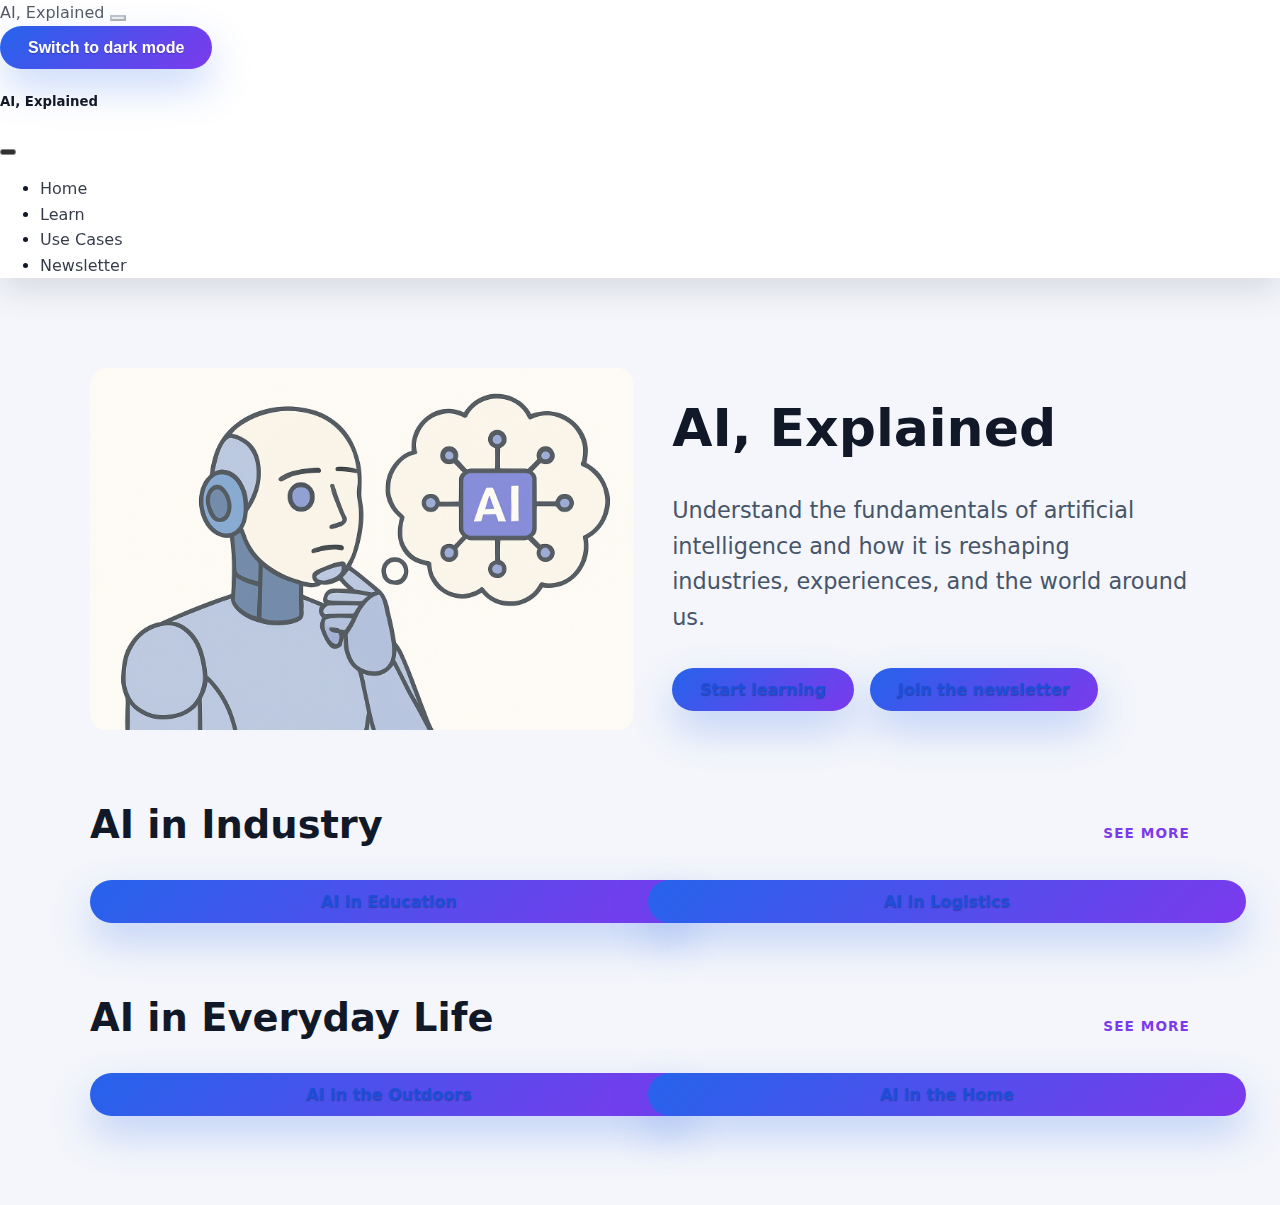
<file: index.html>
<!DOCTYPE html>
<html lang="en">
  <head>
    <meta charset="UTF-8" />
    <meta
      name="viewport"
      content="width=device-width, initial-scale=1.0" />
    <link
      href="https://cdn.jsdelivr.net/npm/bootstrap@5.3.8/dist/css/bootstrap.min.css"
      rel="stylesheet"
      integrity="sha384-sRIl4kxILFvY47J16cr9ZwB07vP4J8+LH7qKQnuqkuIAvNWLzeN8tE5YBujZqJLB"
      crossorigin="anonymous" />
    <link
      rel="stylesheet"
      href="styles.css" />
    <script src="themeToggle.js" defer></script>
    <title>AI, Explained Page</title>
  </head>
  <body>
    <!-- Accessibility: Provide a descriptive label so assistive tech announces this as the site's primary navigation. -->
    <nav class="navbar navbar-dark bg-dark navbar-expand-lg sticky-top" aria-label="Primary navigation">
      <div class="container-fluid">
        <a class="navbar-brand" href="index.html">AI, Explained</a>
        <button class="navbar-toggler" type="button" data-bs-toggle="offcanvas" data-bs-target="#offcanvasDarkNavbar" aria-controls="offcanvasDarkNavbar" aria-label="Toggle navigation">
          <span class="navbar-toggler-icon"></span>
        </button>
        <div class="offcanvas offcanvas-end text-bg-dark" tabindex="-1" id="offcanvasDarkNavbar" aria-labelledby="offcanvasDarkNavbarLabel">
          <div class="offcanvas-header">
            <h5 class="offcanvas-title" id="offcanvasDarkNavbarLabel">AI, Explained</h5>
            <button type="button" class="btn-close btn-close-white" data-bs-dismiss="offcanvas" aria-label="Close"></button>
          </div>
          <div class="offcanvas-body">
            <ul class="navbar-nav justify-content-end flex-grow-1 pe-3">
              <li class="nav-item">
                <a class="nav-link active" aria-current="page" href="index.html">Home</a>
              </li>
              <li class="nav-item">
                <a class="nav-link" href="learnPage.html">Learn</a>
              </li>
              <li class="nav-item">
                <a class="nav-link" href="useCases.html">Use Cases</a>
              </li>
              <li class="nav-item">
                <a class="nav-link" href="newsletterPage.html">Newsletter</a>
              </li>
            </ul>
          </div>
        </div>
      </div>
    </nav>
    <!-- Accessibility: Explicit main landmark makes skip links and screen readers announce primary content reliably. -->
    <main class="page-wrapper" role="main">
      <section class="hero">
        <div class="hero__image">
          <img
            src="Hero Image.png"
            alt="Abstract visualization representing artificial intelligence" />
        </div>
        <div class="hero__content">
          <h1 class="hero__title">AI, Explained</h1>
          <p class="hero__subtitle">
            Understand the fundamentals of artificial intelligence and how it is
            reshaping industries, experiences, and the world around us.
          </p>
          <div class="hero__actions">
            <a class="btn btn-primary" href="learnPage.html">Start learning</a>
            <a class="btn btn-primary" href="newsletterPage.html">Join the newsletter</a>
          </div>
        </div>
      </section>

      <section class="topic-section">
        <div class="section-header">
          <h2>AI in Industry</h2>
          <!-- Accessibility: The repeated "See more" links now communicate their destination. -->
          <a class="section-link" href="useCases.html" aria-label="See more AI in Industry stories">See more</a>
        </div>
        <div class="topic-grid">
          <a class="btn btn-primary topic-pill" href="useCases.html">AI in Education</a>
          <a class="btn btn-primary topic-pill" href="useCases.html">AI in Logistics</a>
        </div>
      </section>

      <section class="topic-section">
        <div class="section-header">
          <h2>AI in Everyday Life</h2>
          <a class="section-link" href="useCases.html" aria-label="See more AI in Everyday Life stories">See more</a>
        </div>
        <div class="topic-grid">
          <a class="btn btn-primary topic-pill" href="everydayDetail.html#outdoors">AI in the Outdoors</a>
          <a class="btn btn-primary topic-pill" href="everydayDetail.html#home">AI in the Home</a>
        </div>
      </section>
    </main>
    <script
      src="https://cdn.jsdelivr.net/npm/bootstrap@5.3.8/dist/js/bootstrap.bundle.min.js"
      integrity="sha384-FKyoEForCGlyvwx9Hj09JcYn3nv7wiPVlz7YYwJrWVcXK/BmnVDxM+D2scQbITxI"
      crossorigin="anonymous"></script>
  </body>
</html>
</file>
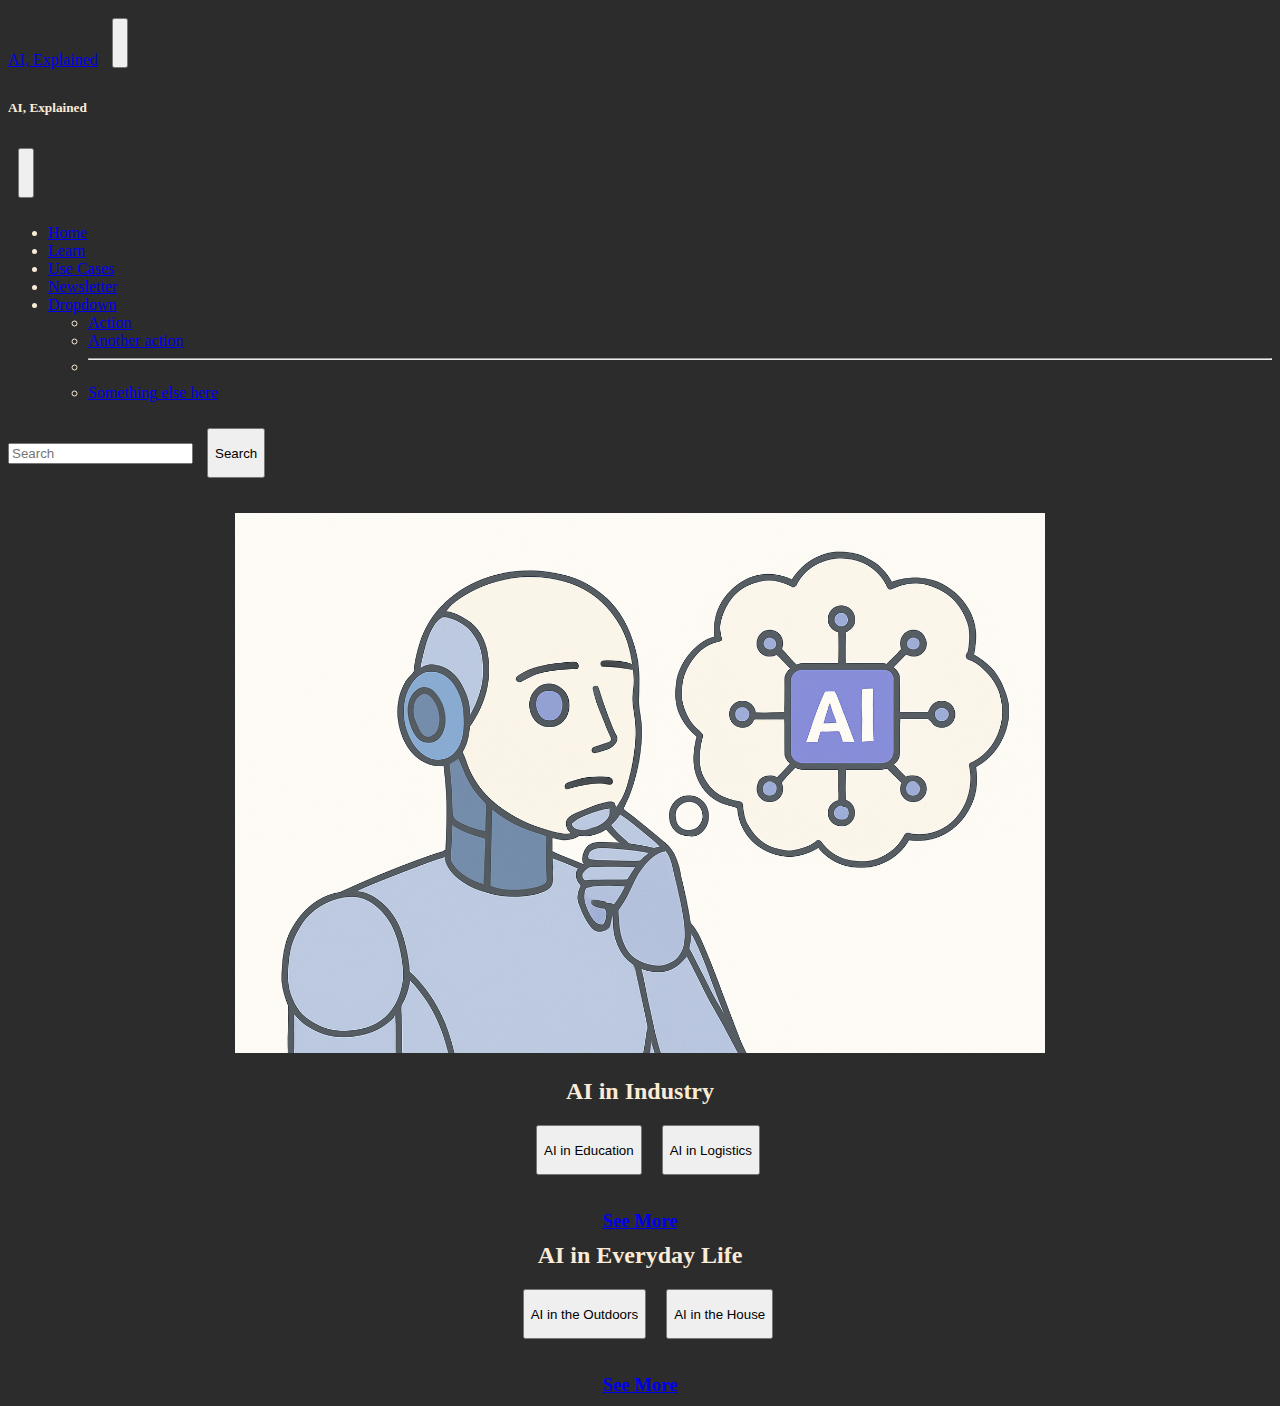
<file: internal pages/index.html>
<!DOCTYPE html>
<html lang="en">
  <head>
    <meta charset="UTF-8" />
    <meta
      name="viewport"
      content="width=device-width, initial-scale=1.0" />
    <link
      href="https://cdn.jsdelivr.net/npm/bootstrap@5.3.8/dist/css/bootstrap.min.css"
      rel="stylesheet"
      integrity="sha384-sRIl4kxILFvY47J16cr9ZwB07vP4J8+LH7qKQnuqkuIAvNWLzeN8tE5YBujZqJLB"
      crossorigin="anonymous" />
    <link
      rel="stylesheet"
      href="styles.css" />
    <title>AI, Explained Page</title>
  </head>
  <body>
<nav class="navbar navbar-dark bg-dark sticky-top">
  <div class="container-fluid">
    <a class="navbar-brand" href="#">AI, Explained</a>
    <button class="navbar-toggler" type="button" data-bs-toggle="offcanvas" data-bs-target="#offcanvasDarkNavbar" aria-controls="offcanvasDarkNavbar" aria-label="Toggle navigation">
      <span class="navbar-toggler-icon"></span>
    </button>
    <div class="offcanvas offcanvas-end text-bg-dark" tabindex="-1" id="offcanvasDarkNavbar" aria-labelledby="offcanvasDarkNavbarLabel">
      <div class="offcanvas-header">
        <h5 class="offcanvas-title" id="offcanvasDarkNavbarLabel">AI, Explained</h5>
        <button type="button" class="btn-close btn-close-white" data-bs-dismiss="offcanvas" aria-label="Close"></button>
      </div>
      <div class="offcanvas-body">
        <ul class="navbar-nav justify-content-end flex-grow-1 pe-3">
          <li class="nav-item">
            <a class="nav-link active" aria-current="page" href="index.html">Home</a>
          </li>
          <li class="nav-item">
            <a class="nav-link" href="learnPage.html">Learn</a>
          </li>
                    <li class="nav-item">
            <a class="nav-link" href="useCases.html">Use Cases</a>
          </li>
                    </li>
                    <li class="nav-item">
            <a class="nav-link" href="newsletterPage.html">Newsletter</a>
          </li>
          <li class="nav-item dropdown">
            <a class="nav-link dropdown-toggle" href="#" role="button" data-bs-toggle="dropdown" aria-expanded="false">
              Dropdown
            </a>
            <ul class="dropdown-menu dropdown-menu-dark">
              <li><a class="dropdown-item" href="#">Action</a></li>
              <li><a class="dropdown-item" href="#">Another action</a></li>
              <li>
                <hr class="dropdown-divider">
              </li>
              <li><a class="dropdown-item" href="#">Something else here</a></li>
            </ul>
          </li>
        </ul>
        <form class="d-flex mt-3" role="search">
          <input class="form-control me-2" type="search" placeholder="Search" aria-label="Search"/>
          <button class="btn btn-success" type="submit">Search</button>
        </form>
      </div>
    </div>
  </div>
</nav>
    <div class="container">
      <img
        src="Hero Image.png"
        alt="IMAGE" />
    </div>
    <h2>AI in Industry</h2>
    <div class="buttonGroup">
      <a href="useCases.html"><button
        type="button"
        class="btn btn-primary">
        AI in Education
      </button></a>
      <a href="useCases.html"><button
        type="button"
        class="btn btn-primary">
        AI in Logistics
      </button></a>

    </div>
        <h3><a href="useCases.html">See More</a></h3>

        <h2>AI in Everyday Life</h2>
    <div class="buttonGroup2">
      <a href="learnPage.html"><button
        type="button"
        class="btn btn-primary">
        AI in the Outdoors
      </button></a>
            <a href="learnPage.html"><button
        type="button"
        class="btn btn-primary">
        AI in the House
      </button></a>
    </div>
    <h3><a href="useCases.html">See More</a></h3>
    <script
      src="https://cdn.jsdelivr.net/npm/bootstrap@5.3.8/dist/js/bootstrap.bundle.min.js"
      integrity="sha384-FKyoEForCGlyvwx9Hj09JcYn3nv7wiPVlz7YYwJrWVcXK/BmnVDxM+D2scQbITxI"
      crossorigin="anonymous"></script>
  </body>
</html>
</file>
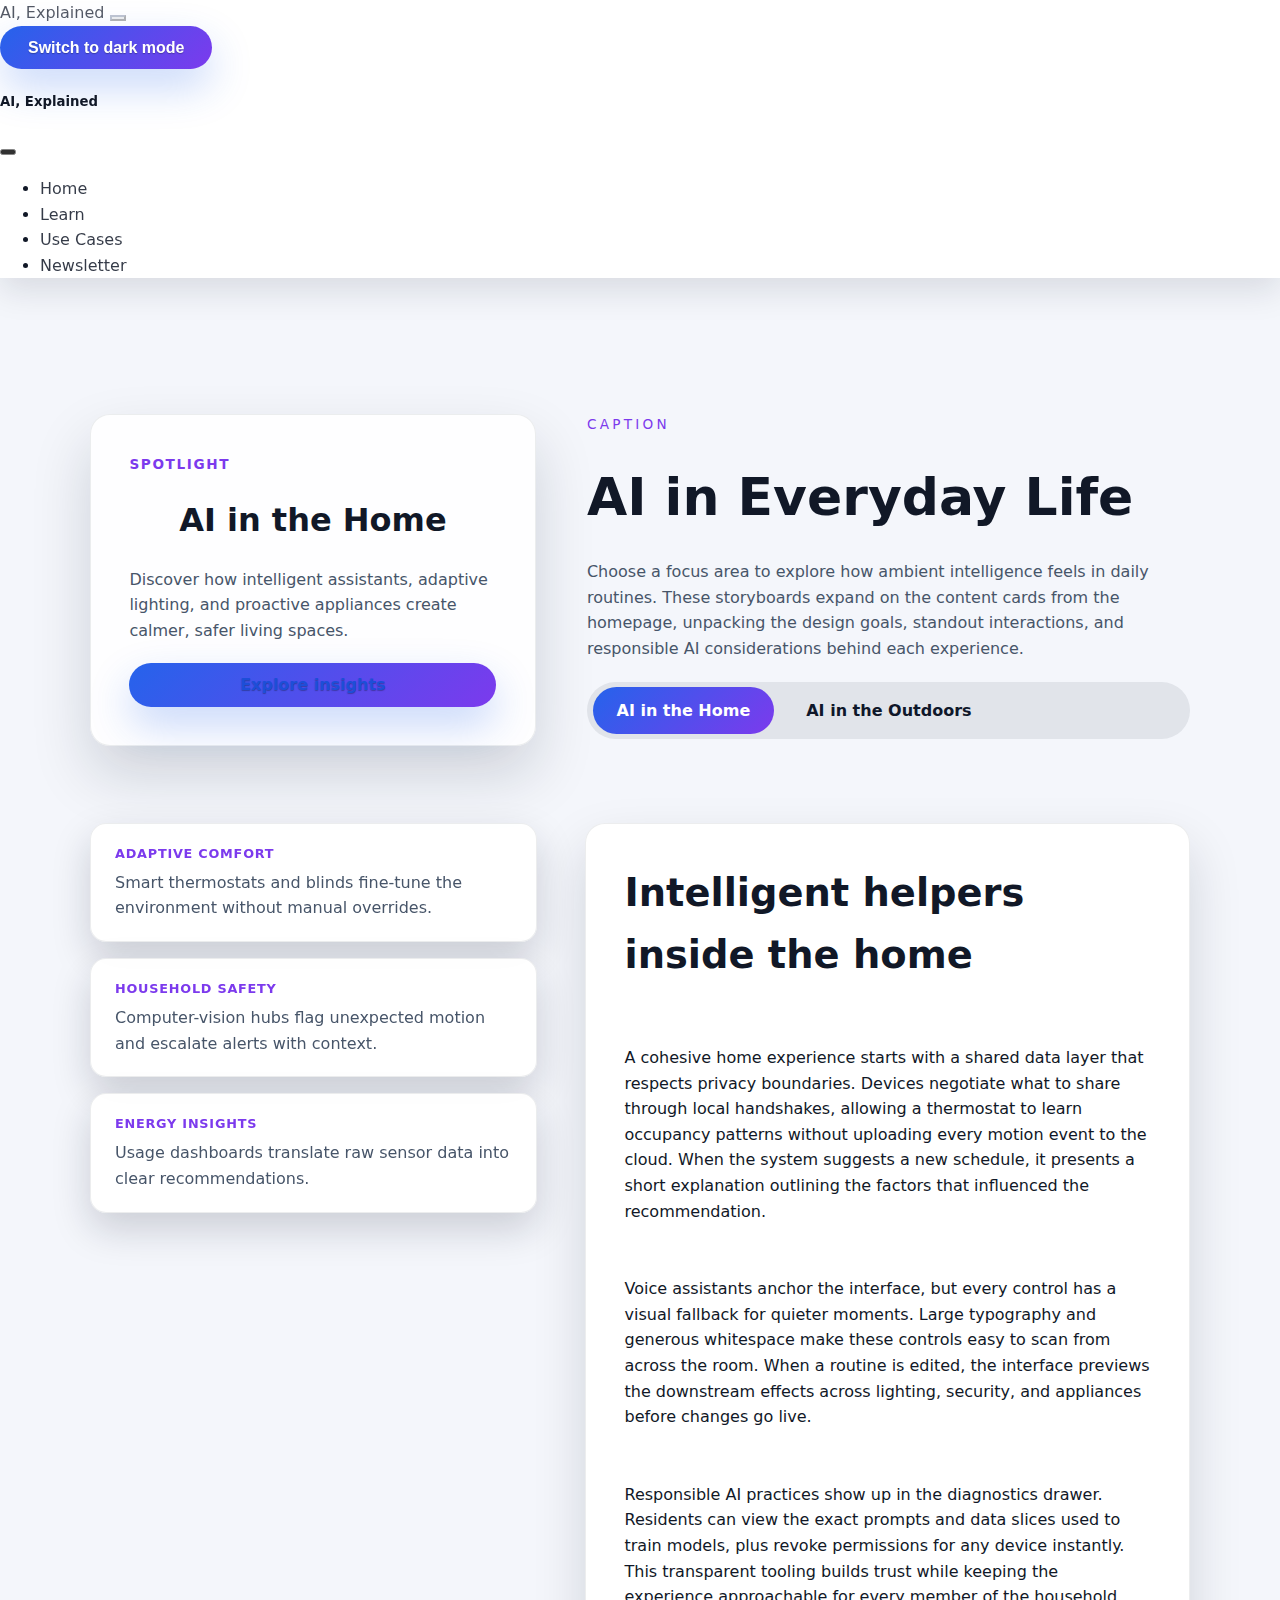
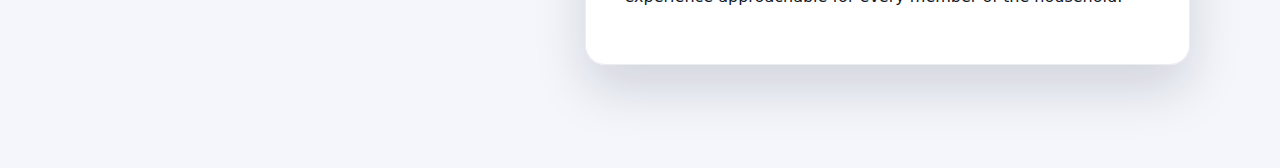
<file: everydayDetail.html>
<!DOCTYPE html>
<html lang="en">
  <head>
    <meta charset="UTF-8" />
    <meta name="viewport" content="width=device-width, initial-scale=1.0" />
    <link
      href="https://cdn.jsdelivr.net/npm/bootstrap@5.3.8/dist/css/bootstrap.min.css"
      rel="stylesheet"
      integrity="sha384-sRIl4kxILFvY47J16cr9ZwB07vP4J8+LH7qKQnuqkuIAvNWLzeN8tE5YBujZqJLB"
      crossorigin="anonymous" />
    <link rel="stylesheet" href="styles.css" />
    <script src="themeToggle.js" defer></script>
    <title>AI in Everyday Life</title>
  </head>
  <body>
    <!-- Accessibility: Provide a descriptive label so assistive tech announces this as the site's primary navigation. -->
    <nav class="navbar navbar-dark bg-dark navbar-expand-lg sticky-top" aria-label="Primary navigation">
      <div class="container-fluid">
        <a class="navbar-brand" href="index.html">AI, Explained</a>
        <button
          class="navbar-toggler"
          type="button"
          data-bs-toggle="offcanvas"
          data-bs-target="#offcanvasDarkNavbar"
          aria-controls="offcanvasDarkNavbar"
          aria-label="Toggle navigation">
          <span class="navbar-toggler-icon"></span>
        </button>
        <div
          class="offcanvas offcanvas-end text-bg-dark"
          tabindex="-1"
          id="offcanvasDarkNavbar"
          aria-labelledby="offcanvasDarkNavbarLabel">
          <div class="offcanvas-header">
            <h5 class="offcanvas-title" id="offcanvasDarkNavbarLabel">AI, Explained</h5>
            <button
              type="button"
              class="btn-close btn-close-white"
              data-bs-dismiss="offcanvas"
              aria-label="Close"></button>
          </div>
          <div class="offcanvas-body">
            <ul class="navbar-nav justify-content-end flex-grow-1 pe-3">
              <li class="nav-item">
                <a class="nav-link" href="index.html">Home</a>
              </li>
              <li class="nav-item">
                <a class="nav-link active" aria-current="page" href="learnPage.html">Learn</a>
              </li>
              <li class="nav-item">
                <a class="nav-link" href="useCases.html">Use Cases</a>
              </li>
              <li class="nav-item">
                <a class="nav-link" href="newsletterPage.html">Newsletter</a>
              </li>
            </ul>
          </div>
        </div>
      </div>
    </nav>

    <!-- Accessibility: Explicit main landmark makes skip links and screen readers announce primary content reliably. -->
    <main class="page-wrapper detail-page" role="main">
      <header class="detail-hero">
        <div class="detail-card-group" aria-live="polite">
          <article class="detail-card is-active" data-view="home" aria-hidden="false">
            <h2 class="detail-card__eyebrow">Spotlight</h2>
            <h3 class="detail-card__title">AI in the Home</h3>
            <p class="detail-card__summary">
              Discover how intelligent assistants, adaptive lighting, and proactive
              appliances create calmer, safer living spaces.
            </p>
            <a class="btn btn-primary" href="#home">Explore insights</a>
          </article>
          <article class="detail-card" data-view="outdoors" aria-hidden="true">
            <h2 class="detail-card__eyebrow">Spotlight</h2>
            <h3 class="detail-card__title">AI in the Outdoors</h3>
            <p class="detail-card__summary">
              See how location-aware tools, environmental sensors, and smart
              navigation guide experiences in the open air.
            </p>
            <a class="btn btn-primary" href="#outdoors">Explore insights</a>
          </article>
        </div>
        <div class="detail-summary">
          <p class="detail-caption">CAPTION</p>
          <h1 class="detail-title">AI in Everyday Life</h1>
          <p class="detail-intro">
            Choose a focus area to explore how ambient intelligence feels in daily
            routines. These storyboards expand on the content cards from the
            homepage, unpacking the design goals, standout interactions, and
            responsible AI considerations behind each experience.
          </p>
          <!-- Accessibility: Implement the roving tabindex pattern so tabs expose predictable keyboard focus order. -->
          <div class="detail-tabs" role="tablist" aria-label="AI in Everyday Life focus">
            <button
              class="detail-tab is-active"
              data-target="home"
              role="tab"
              id="home-tab"
              aria-selected="true"
              aria-controls="home"
              tabindex="0">
              AI in the Home
            </button>
            <button
              class="detail-tab"
              data-target="outdoors"
              role="tab"
              id="outdoors-tab"
              aria-selected="false"
              aria-controls="outdoors"
              tabindex="-1">
              AI in the Outdoors
            </button>
          </div>
        </div>
      </header>

      <!-- Accessibility: Tab panels are focusable when active so keyboard users land inside the revealed content. -->
      <section
        id="home"
        class="detail-content is-active"
        role="tabpanel"
        aria-labelledby="home-tab"
        aria-hidden="false"
        tabindex="0">
        <div class="detail-keypoints" aria-label="Highlights for AI in the Home">
          <div class="detail-keypoint">
            <span class="detail-keypoint__label">Adaptive comfort</span>
            <p>Smart thermostats and blinds fine-tune the environment without manual overrides.</p>
          </div>
          <div class="detail-keypoint">
            <span class="detail-keypoint__label">Household safety</span>
            <p>Computer-vision hubs flag unexpected motion and escalate alerts with context.</p>
          </div>
          <div class="detail-keypoint">
            <span class="detail-keypoint__label">Energy insights</span>
            <p>Usage dashboards translate raw sensor data into clear recommendations.</p>
          </div>
        </div>
        <article class="detail-article">
          <h2>Intelligent helpers inside the home</h2>
          <p>
            A cohesive home experience starts with a shared data layer that respects
            privacy boundaries. Devices negotiate what to share through local
            handshakes, allowing a thermostat to learn occupancy patterns without
            uploading every motion event to the cloud. When the system suggests a
            new schedule, it presents a short explanation outlining the factors that
            influenced the recommendation.
          </p>
          <p>
            Voice assistants anchor the interface, but every control has a visual
            fallback for quieter moments. Large typography and generous whitespace
            make these controls easy to scan from across the room. When a routine is
            edited, the interface previews the downstream effects across lighting,
            security, and appliances before changes go live.
          </p>
          <p>
            Responsible AI practices show up in the diagnostics drawer. Residents can
            view the exact prompts and data slices used to train models, plus revoke
            permissions for any device instantly. This transparent tooling builds
            trust while keeping the experience approachable for every member of the
            household.
          </p>
        </article>
      </section>

      <section
        id="outdoors"
        class="detail-content"
        role="tabpanel"
        aria-labelledby="outdoors-tab"
        aria-hidden="true"
        tabindex="-1">
        <div class="detail-keypoints" aria-label="Highlights for AI in the Outdoors">
          <div class="detail-keypoint">
            <span class="detail-keypoint__label">Trail intelligence</span>
            <p>Guidance layers blend satellite imagery with recent trail reports for safer trips.</p>
          </div>
          <div class="detail-keypoint">
            <span class="detail-keypoint__label">Weather awareness</span>
            <p>Predictive alerts adapt itineraries as microclimate conditions shift.</p>
          </div>
          <div class="detail-keypoint">
            <span class="detail-keypoint__label">Community signals</span>
            <p>Wearables surface live updates from nearby hikers to crowdsource support.</p>
          </div>
        </div>
        <article class="detail-article">
          <h2>Companion AI for outdoor adventures</h2>
          <p>
            Outdoor guidance blends contextual data from GPS, barometers, and air-quality sensors
            into a single mission view. Before a hike begins, the system packages a
            downloadable kit with offline maps, emergency contacts, and personalized
            pacing suggestions.
          </p>
          <p>
            While on the trail, an adaptive HUD surfaces only the most relevant
            signal at a time. If elevation gain spikes, hikers see a short recovery
            plan paired with quick hydration reminders. When trails merge, a
            glanceable mini-map clarifies the recommended path and highlights crowd
            density using color.
          </p>
          <p>
            Ethics checkpoints appear throughout the journey. Location sharing can be
            paused with a single tap, and trail reports require consent before
            posting photos with identifiable people. These controls keep the
            experience empowering while respecting personal boundaries.
          </p>
        </article>
      </section>
    </main>

    <script
      src="https://cdn.jsdelivr.net/npm/bootstrap@5.3.8/dist/js/bootstrap.bundle.min.js"
      integrity="sha384-FKyoEForCGlyvwx9Hj09JcYn3nv7wiPVlz7YYwJrWVcXK/BmnVDxM+D2scQbITxI"
      crossorigin="anonymous"></script>
    <script>
      const tabs = document.querySelectorAll('.detail-tab');
      const cards = document.querySelectorAll('.detail-card');
      const sections = document.querySelectorAll('.detail-content');
      const validViews = Array.from(tabs)
        .map((tab) => tab.dataset.target)
        .filter(Boolean);

      function activateView(view) {
        tabs.forEach((tab) => {
          const isActive = tab.dataset.target === view;
          tab.classList.toggle('is-active', isActive);
          tab.setAttribute('aria-selected', isActive.toString());
          tab.setAttribute('tabindex', isActive ? '0' : '-1');
        });

        cards.forEach((card) => {
          const isActive = card.dataset.view === view;
          card.classList.toggle('is-active', isActive);
          card.setAttribute('aria-hidden', (!isActive).toString());
        });

        sections.forEach((section) => {
          const isActive = section.id === view;
          section.classList.toggle('is-active', isActive);
          section.setAttribute('aria-hidden', (!isActive).toString());
          section.setAttribute('tabindex', isActive ? '0' : '-1');
        });
      }

      function selectView(view, shouldUpdateHistory = true) {
        if (!view || !validViews.includes(view)) {
          return;
        }
        if (shouldUpdateHistory) {
          history.replaceState(null, '', `#${view}`);
        }
        activateView(view);
      }

      tabs.forEach((tab) => {
        tab.addEventListener('click', (event) => {
          event.preventDefault();
          selectView(tab.dataset.target);
        });
      });

      // Accessibility: Support roving tabindex and arrow key movement between tabs.
      tabs.forEach((tab, index) => {
        tab.addEventListener('keydown', (event) => {
          if (event.key === 'ArrowRight' || event.key === 'ArrowLeft') {
            event.preventDefault();
            const direction = event.key === 'ArrowRight' ? 1 : -1;
            const nextIndex = (index + direction + tabs.length) % tabs.length;
            const nextTab = tabs[nextIndex];
            selectView(nextTab.dataset.target);
            nextTab.focus();
          }
        });
      });

      const initialHash = window.location.hash.replace('#', '');
      if (initialHash && validViews.includes(initialHash)) {
        selectView(initialHash, false);
      } else {
        selectView('home', false);
      }

      window.addEventListener('hashchange', () => {
        const view = window.location.hash.replace('#', '');
        selectView(view, false);
      });
    </script>
  </body>
</html>
</file>
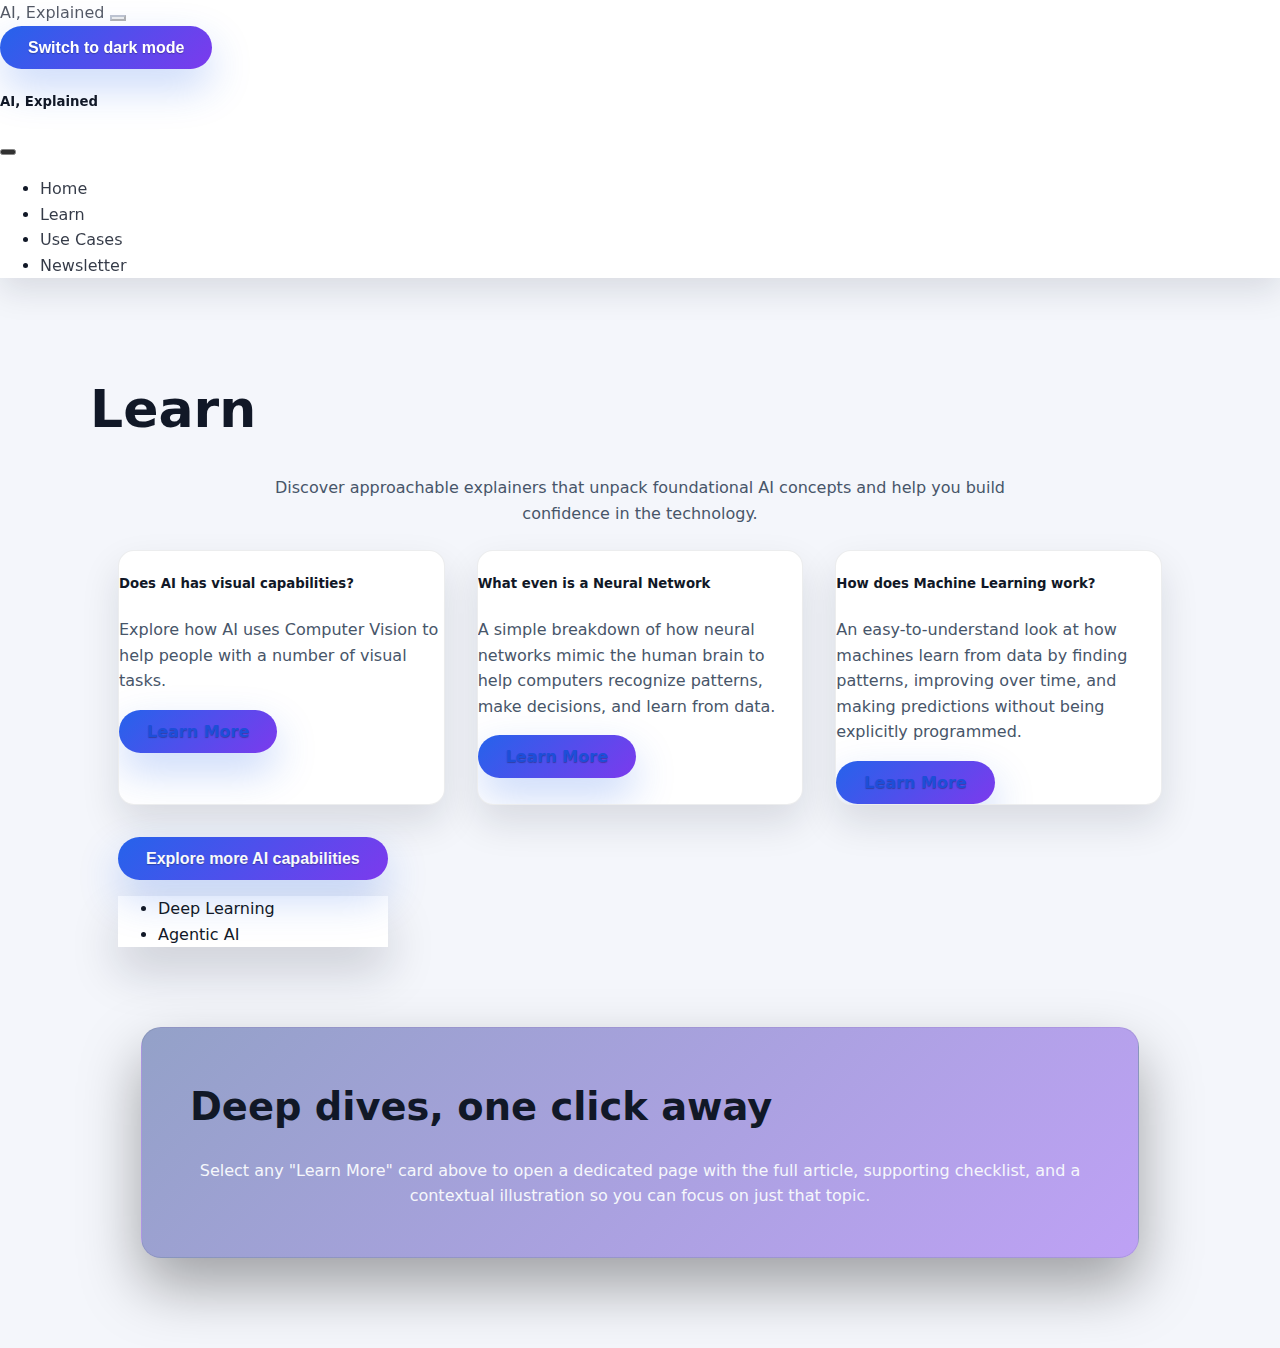
<file: learnPage.html>
<!DOCTYPE html>
<html lang="en">
  <head>
    <meta charset="UTF-8" />
    <meta
      name="viewport"
      content="width=device-width, initial-scale=1.0" />
    <link
      href="https://cdn.jsdelivr.net/npm/bootstrap@5.3.8/dist/css/bootstrap.min.css"
      rel="stylesheet"
      integrity="sha384-sRIl4kxILFvY47J16cr9ZwB07vP4J8+LH7qKQnuqkuIAvNWLzeN8tE5YBujZqJLB"
      crossorigin="anonymous" />
    <link
      rel="stylesheet"
      href="styles.css" />
    <script src="themeToggle.js" defer></script>
    <title>AI, Explained Page</title>
  </head>
  <body>
    <!-- Accessibility: Provide a descriptive label so assistive tech announces this as the site's primary navigation. -->
    <nav class="navbar navbar-dark bg-dark navbar-expand-lg sticky-top" aria-label="Primary navigation">
      <div class="container-fluid">
        <a class="navbar-brand" href="index.html">AI, Explained</a>
        <button class="navbar-toggler" type="button" data-bs-toggle="offcanvas" data-bs-target="#offcanvasDarkNavbar" aria-controls="#offcanvasDarkNavbar" aria-label="Toggle navigation">
          <span class="navbar-toggler-icon"></span>
        </button>
        <div class="offcanvas offcanvas-end text-bg-dark" tabindex="-1" id="offcanvasDarkNavbar" aria-labelledby="offcanvasDarkNavbarLabel">
          <div class="offcanvas-header">
            <h5 class="offcanvas-title" id="offcanvasDarkNavbarLabel">AI, Explained</h5>
            <button type="button" class="btn-close btn-close-white" data-bs-dismiss="offcanvas" aria-label="Close"></button>
          </div>
          <div class="offcanvas-body">
            <ul class="navbar-nav justify-content-end flex-grow-1 pe-3">
              <li class="nav-item">
                <a class="nav-link" href="index.html">Home</a>
              </li>
              <li class="nav-item">
                <a class="nav-link active" aria-current="page" href="learnPage.html">Learn</a>
              </li>
              <li class="nav-item">
                <a class="nav-link" href="useCases.html">Use Cases</a>
              </li>
              <li class="nav-item">
                <a class="nav-link" href="newsletterPage.html">Newsletter</a>
              </li>
            </ul>
          </div>
        </div>
      </div>
    </nav>
    <!-- Accessibility: Explicit main landmark makes skip links and screen readers announce primary content reliably. -->
    <main class="page-wrapper" role="main">
      <header class="page-header">
        <h1>Learn</h1>
        <p>Discover approachable explainers that unpack foundational AI concepts and help you build confidence in the technology.</p>
      </header>
      <div class="contentContainer">
        <div class="card text-center mb-3">
          <div class="card-body">
            <h5 class="card-title">Does AI has visual capabilities?</h5>
            <p class="card-text">
              Explore how AI uses Computer Vision to help people with a number of
              visual tasks.
            </p>
            <a href="vision.html" class="btn btn-primary">Learn More</a>
          </div>
        </div>
        <div class="card text-center mb-3">
          <div class="card-body">
            <h5 class="card-title">What even is a Neural Network</h5>
            <p class="card-text">
              A simple breakdown of how neural networks mimic the human brain to
              help computers recognize patterns, make decisions, and learn from
              data.
            </p>
            <a href="neural-networks.html" class="btn btn-primary">Learn More</a>
          </div>
        </div>
        <div class="card text-center mb-3">
          <div class="card-body">
            <h5 class="card-title">How does Machine Learning work?</h5>
            <p class="card-text">
              An easy-to-understand look at how machines learn from data by finding
              patterns, improving over time, and making predictions without being
              explicitly programmed.
            </p>
            <a href="machine-learning.html" class="btn btn-primary">Learn More</a>
          </div>
        </div>
        <div class="dropdown">
          <!-- Accessibility: Use a true button for the dropdown trigger so it responds to keyboard activation without extra tabindex hacks. -->
          <button
            class="btn btn-primary dropdown-toggle"
            type="button"
            id="capabilitiesDropdown"
            data-bs-toggle="dropdown"
            aria-haspopup="true"
            aria-expanded="false"
            aria-controls="capabilitiesDropdownMenu">
            Explore more AI capabilities</button>
          <ul class="dropdown-menu" id="capabilitiesDropdownMenu" aria-labelledby="capabilitiesDropdown">
            <li><a class="dropdown-item" href="#">Deep Learning</a></li>
            <li><a class="dropdown-item" href="#">Agentic AI</a></li>
          </ul>
        </div>
      </div>
      <section class="learn-footer-callout" aria-label="Additional learning guidance">
        <div class="learn-footer-callout__content">
          <h2>Deep dives, one click away</h2>
          <p>
            Select any "Learn More" card above to open a dedicated page with the full article, supporting checklist, and a
            contextual illustration so you can focus on just that topic.
          </p>
        </div>
      </section>
    </main>

    <script
      src="https://cdn.jsdelivr.net/npm/bootstrap@5.3.8/dist/js/bootstrap.bundle.min.js"
      integrity="sha384-FKyoEForCGlyvwx9Hj09JcYn3nv7wiPVlz7YYwJrWVcXK/BmnVDxM+D2scQbITxI"
      crossorigin="anonymous"></script>
  </body>
</html>
</file>
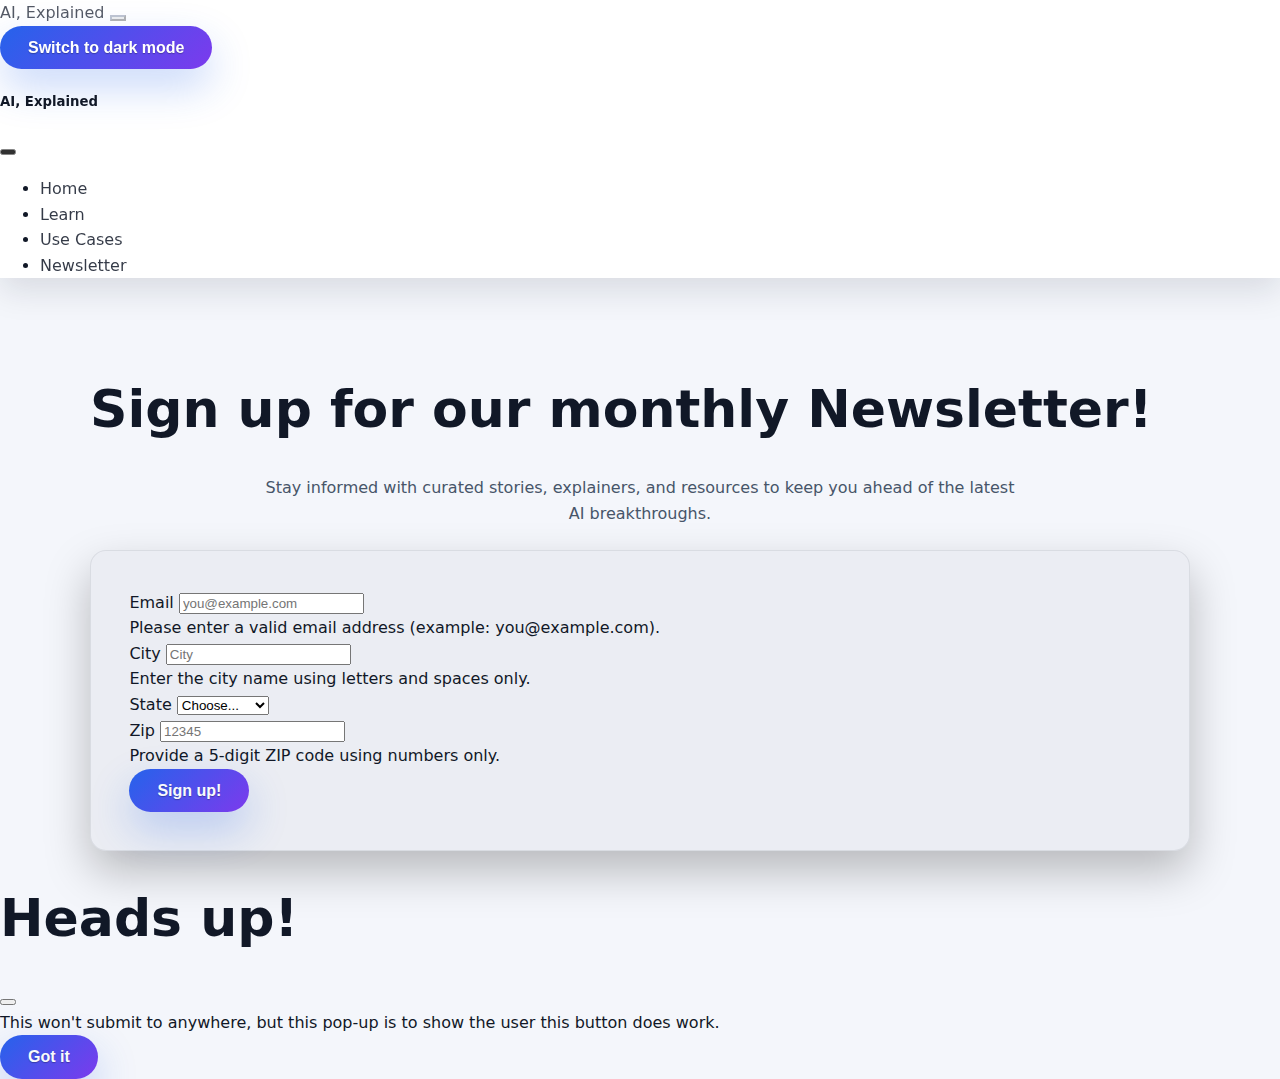
<file: newsletterPage.html>
<!DOCTYPE html>
<html lang="en">
  <head>
    <meta charset="UTF-8" />
    <meta name="viewport" content="width=device-width, initial-scale=1.0" />
    <link
      href="https://cdn.jsdelivr.net/npm/bootstrap@5.3.8/dist/css/bootstrap.min.css"
      rel="stylesheet"
      integrity="sha384-sRIl4kxILFvY47J16cr9ZwB07vP4J8+LH7qKQnuqkuIAvNWLzeN8tE5YBujZqJLB"
      crossorigin="anonymous" />
    <link rel="stylesheet" href="styles.css" />
    <script src="themeToggle.js" defer></script>
    <title>AI, Explained Page</title>
  </head>
  <body>
    <!-- Accessibility: Provide a descriptive label so assistive tech announces this as the site's primary navigation. -->
    <nav class="navbar navbar-dark bg-dark navbar-expand-lg sticky-top" aria-label="Primary navigation">
      <div class="container-fluid">
        <a class="navbar-brand" href="index.html">AI, Explained</a>
        <button class="navbar-toggler" type="button" data-bs-toggle="offcanvas" data-bs-target="#offcanvasDarkNavbar" aria-controls="#offcanvasDarkNavbar" aria-label="Toggle navigation">
          <span class="navbar-toggler-icon"></span>
        </button>
        <div class="offcanvas offcanvas-end text-bg-dark" tabindex="-1" id="offcanvasDarkNavbar" aria-labelledby="offcanvasDarkNavbarLabel">
          <div class="offcanvas-header">
            <h5 class="offcanvas-title" id="offcanvasDarkNavbarLabel">AI, Explained</h5>
            <button type="button" class="btn-close btn-close-white" data-bs-dismiss="offcanvas" aria-label="Close"></button>
          </div>
          <div class="offcanvas-body">
            <ul class="navbar-nav justify-content-end flex-grow-1 pe-3">
              <li class="nav-item">
                <a class="nav-link" href="index.html">Home</a>
              </li>
              <li class="nav-item">
                <a class="nav-link" href="learnPage.html">Learn</a>
              </li>
              <li class="nav-item">
                <a class="nav-link" href="useCases.html">Use Cases</a>
              </li>
              <li class="nav-item">
                <a class="nav-link active" aria-current="page" href="newsletterPage.html">Newsletter</a>
              </li>
            </ul>
          </div>
        </div>
      </div>
    </nav>
    <!-- Accessibility: Explicit main landmark makes skip links and screen readers announce primary content reliably. -->
    <main class="page-wrapper" role="main">
      <header class="page-header">
        <h1>Sign up for our monthly Newsletter!</h1>
        <p>Stay informed with curated stories, explainers, and resources to keep you ahead of the latest AI breakthroughs.</p>
      </header>
      <form class="newsletter-form row g-3" novalidate>
        <div class="col-md-6">
          <label for="inputEmail4" class="form-label">Email</label>
          <input type="email" class="form-control" id="inputEmail4" placeholder="you@example.com" required />
          <div class="invalid-feedback" id="emailError">Please enter a valid email address (example: you@example.com).</div>
        </div>
        <div class="col-md-6">
          <label for="inputCity" class="form-label">City</label>
          <input type="text" class="form-control" id="inputCity" placeholder="City" required />
          <div class="invalid-feedback" id="cityError">Enter the city name using letters and spaces only.</div>
        </div>
        <div class="col-md-4">
          <label for="inputState" class="form-label">State</label>
          <select id="inputState" class="form-select">
            <option selected>Choose...</option>
            <option>California</option>
            <option>New York</option>
            <option>Texas</option>
            <option>Washington</option>
          </select>
        </div>
        <div class="col-md-2">
          <label for="inputZip" class="form-label">Zip</label>
          <input type="text" class="form-control" id="inputZip" placeholder="12345" required inputmode="numeric" />
          <div class="invalid-feedback" id="zipError">Provide a 5-digit ZIP code using numbers only.</div>
        </div>
        <div class="col-12">
          <button type="submit" class="btn btn-primary">Sign up!</button>
        </div>
      </form>
    </main>
    <div class="modal fade" id="submissionModal" tabindex="-1" aria-labelledby="submissionModalLabel" aria-hidden="true">
      <div class="modal-dialog modal-dialog-centered">
        <div class="modal-content">
          <div class="modal-header">
            <h1 class="modal-title fs-5" id="submissionModalLabel">Heads up!</h1>
            <button type="button" class="btn-close" data-bs-dismiss="modal" aria-label="Close"></button>
          </div>
          <div class="modal-body">
            This won't submit to anywhere, but this pop-up is to show the user this button does work.
          </div>
          <div class="modal-footer">
            <button type="button" class="btn btn-secondary" data-bs-dismiss="modal">Got it</button>
          </div>
        </div>
      </div>
    </div>
    <script
      src="https://cdn.jsdelivr.net/npm/bootstrap@5.3.8/dist/js/bootstrap.bundle.min.js"
      integrity="sha384-FKyoEForCGlyvwx9Hj09JcYn3nv7wiPVlz7YYwJrWVcXK/BmnVDxM+D2scQbITxI"
      crossorigin="anonymous"></script>
    <script>
      const form = document.querySelector('.newsletter-form');
      const emailInput = document.getElementById('inputEmail4');
      const cityInput = document.getElementById('inputCity');
      const zipInput = document.getElementById('inputZip');
      const modalElement = document.getElementById('submissionModal');
      const submissionModal = new bootstrap.Modal(modalElement);

      const validators = {
        email(value) {
          if (!value) {
            return 'Please enter a valid email address (example: you@example.com).';
          }
          return /^[^\s@]+@[^\s@]+\.[^\s@]+$/.test(value)
            ? ''
            : 'Please enter a valid email address (example: you@example.com).';
        },
        city(value) {
          if (!value) {
            return 'Enter the city name using letters and spaces only.';
          }
          return /^[A-Za-z\s]+$/.test(value)
            ? ''
            : 'Enter the city name using letters and spaces only.';
        },
        zip(value) {
          if (!value) {
            return 'Provide a 5-digit ZIP code using numbers only.';
          }
          return /^\d{5}$/.test(value)
            ? ''
            : 'Provide a 5-digit ZIP code using numbers only.';
        }
      };

      function setFieldState(input, message) {
        const feedbackElement = input.nextElementSibling;
        if (message) {
          input.classList.add('is-invalid');
          feedbackElement.textContent = message;
        } else {
          input.classList.remove('is-invalid');
        }
      }

      function validate() {
        const emailMessage = validators.email(emailInput.value.trim());
        const cityMessage = validators.city(cityInput.value.trim());
        const zipMessage = validators.zip(zipInput.value.trim());

        setFieldState(emailInput, emailMessage);
        setFieldState(cityInput, cityMessage);
        setFieldState(zipInput, zipMessage);

        return !emailMessage && !cityMessage && !zipMessage;
      }

      [emailInput, cityInput, zipInput].forEach((input) => {
        input.addEventListener('input', () => {
          if (input.classList.contains('is-invalid')) {
            validate();
          }
        });
      });

      form.addEventListener('submit', (event) => {
        event.preventDefault();
        if (validate()) {
          submissionModal.show();
        }
      });

      modalElement.addEventListener('hidden.bs.modal', () => {
        form.reset();
        [emailInput, cityInput, zipInput].forEach((input) => input.classList.remove('is-invalid'));
      });
    </script>
  </body>
</html>
</file>
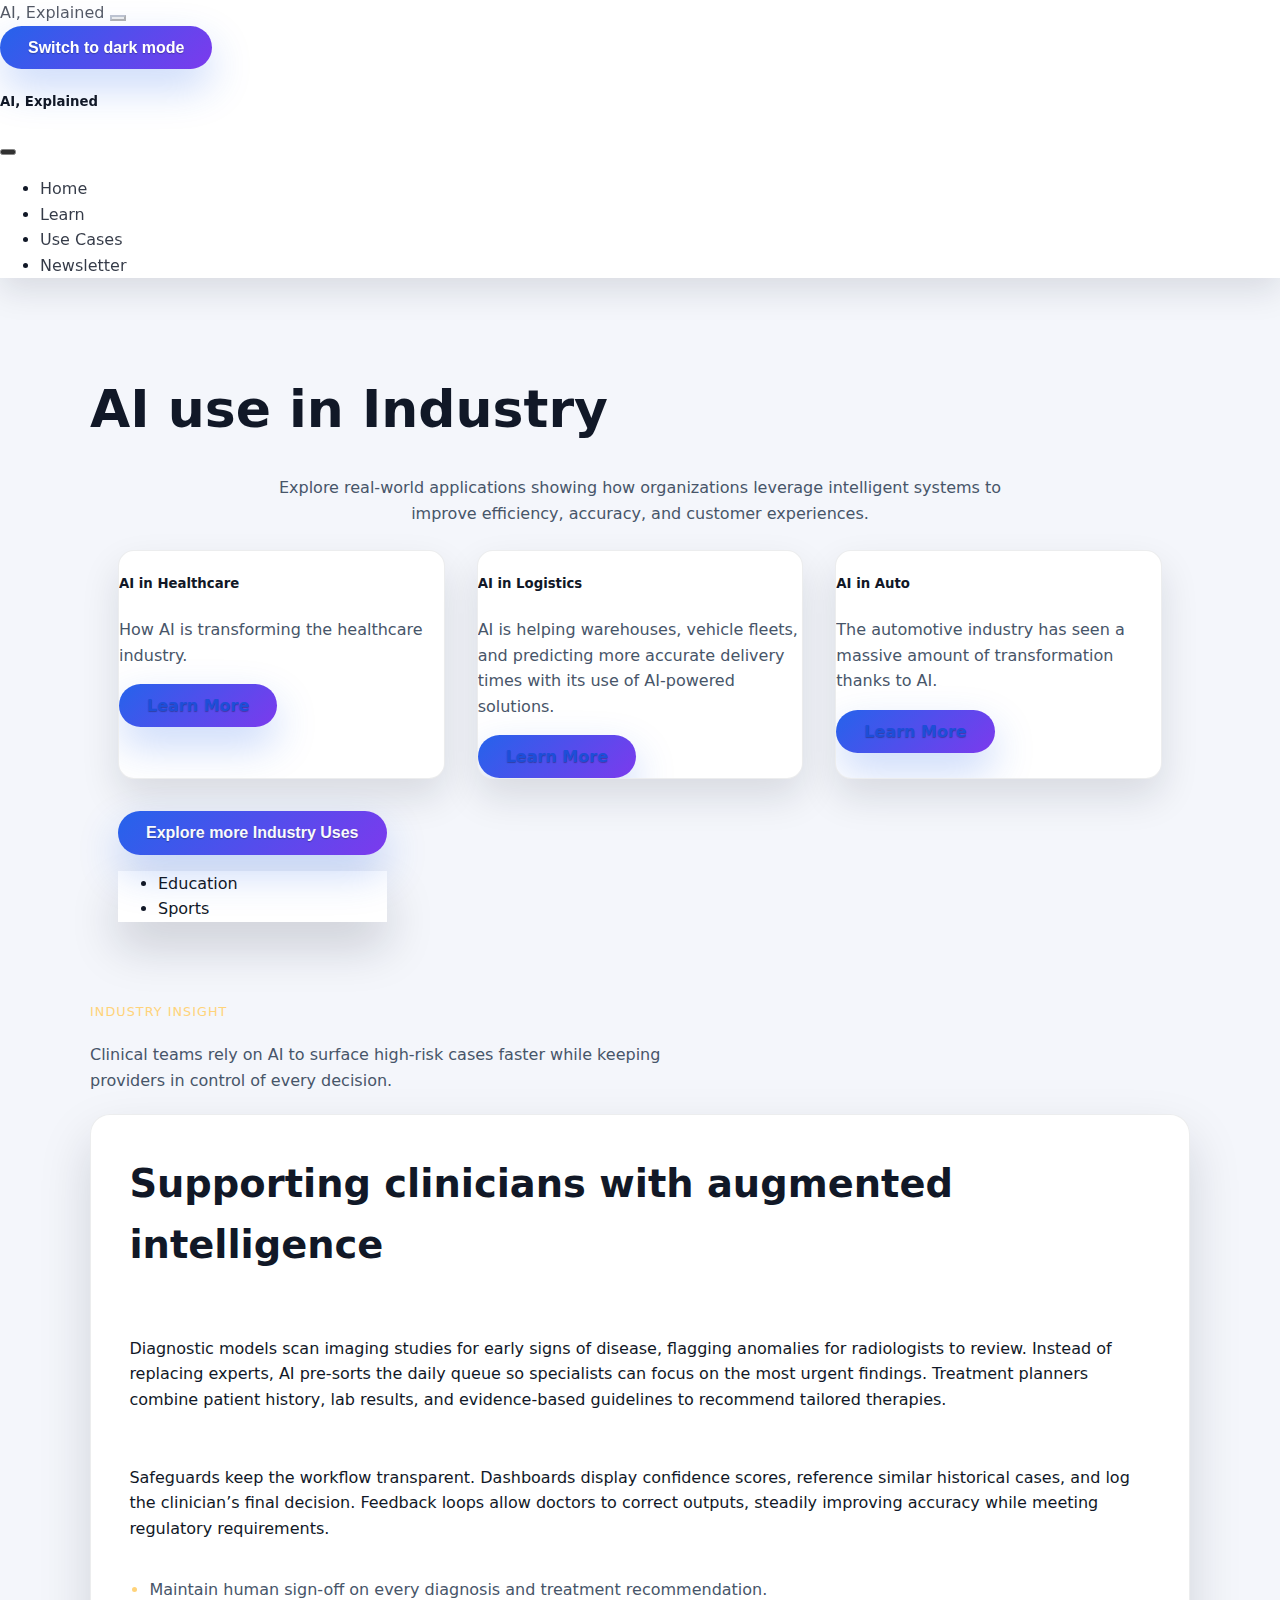
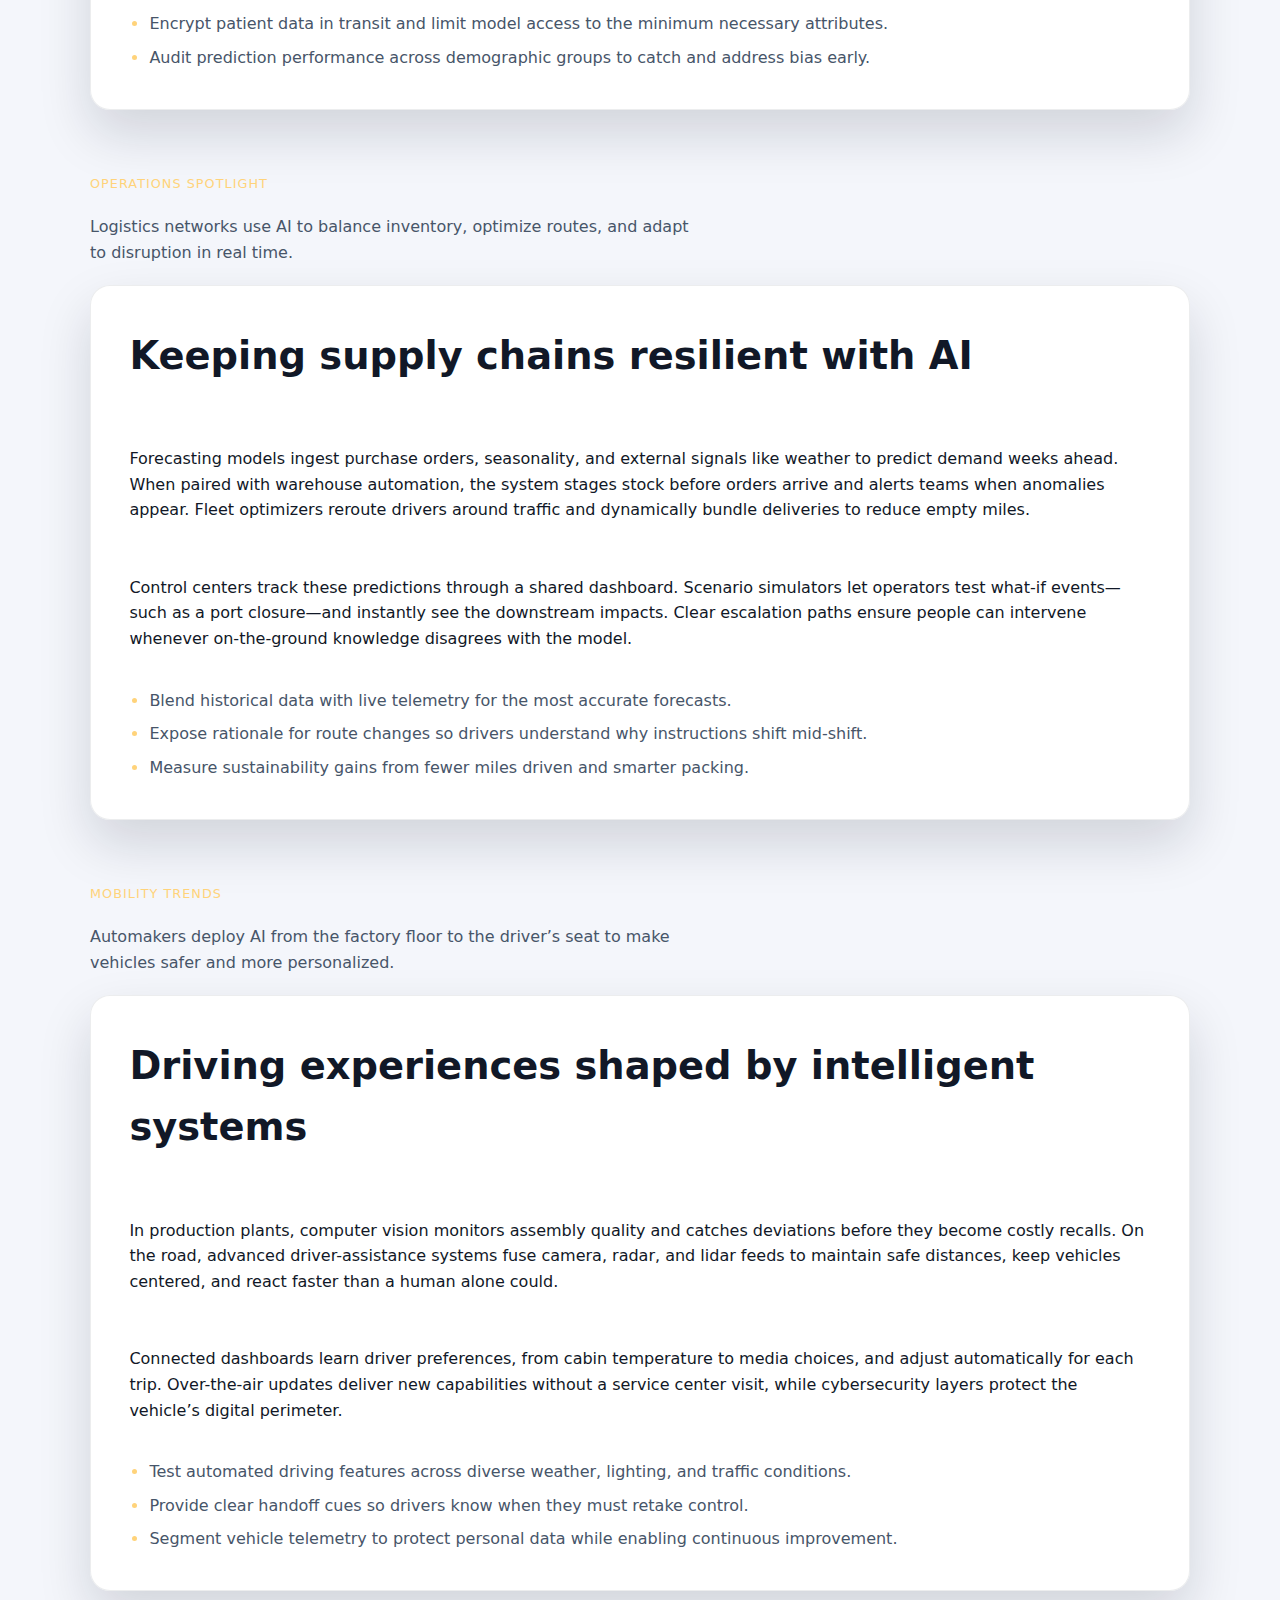
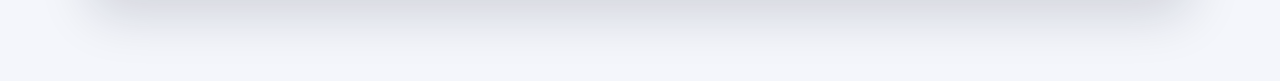
<file: useCases.html>
<!DOCTYPE html>
<html lang="en">
  <head>
    <meta charset="UTF-8" />
    <meta name="viewport" content="width=device-width, initial-scale=1.0" />
    <link
      href="https://cdn.jsdelivr.net/npm/bootstrap@5.3.8/dist/css/bootstrap.min.css"
      rel="stylesheet"
      integrity="sha384-sRIl4kxILFvY47J16cr9ZwB07vP4J8+LH7qKQnuqkuIAvNWLzeN8tE5YBujZqJLB"
      crossorigin="anonymous" />
    <link rel="stylesheet" href="styles.css" />
    <script src="themeToggle.js" defer></script>
    <title>AI, Explained Page</title>
  </head>
  <body>
    <!-- Accessibility: Provide a descriptive label so assistive tech announces this as the site's primary navigation. -->
    <nav class="navbar navbar-dark bg-dark navbar-expand-lg sticky-top" aria-label="Primary navigation">
      <div class="container-fluid">
        <a class="navbar-brand" href="index.html">AI, Explained</a>
        <button class="navbar-toggler" type="button" data-bs-toggle="offcanvas" data-bs-target="#offcanvasDarkNavbar" aria-controls="#offcanvasDarkNavbar" aria-label="Toggle navigation">
          <span class="navbar-toggler-icon"></span>
        </button>
        <div class="offcanvas offcanvas-end text-bg-dark" tabindex="-1" id="offcanvasDarkNavbar" aria-labelledby="offcanvasDarkNavbarLabel">
          <div class="offcanvas-header">
            <h5 class="offcanvas-title" id="offcanvasDarkNavbarLabel">AI, Explained</h5>
            <button type="button" class="btn-close btn-close-white" data-bs-dismiss="offcanvas" aria-label="Close"></button>
          </div>
          <div class="offcanvas-body">
            <ul class="navbar-nav justify-content-end flex-grow-1 pe-3">
              <li class="nav-item">
                <a class="nav-link" href="index.html">Home</a>
              </li>
              <li class="nav-item">
                <a class="nav-link" href="learnPage.html">Learn</a>
              </li>
              <li class="nav-item">
                <a class="nav-link active" aria-current="page" href="useCases.html">Use Cases</a>
              </li>
              <li class="nav-item">
                <a class="nav-link" href="newsletterPage.html">Newsletter</a>
              </li>
            </ul>
          </div>
        </div>
      </div>
    </nav>
    <!-- Accessibility: Explicit main landmark makes skip links and screen readers announce primary content reliably. -->
    <main class="page-wrapper" role="main">
      <header class="page-header">
        <h1>AI use in Industry</h1>
        <p>
          Explore real-world applications showing how organizations leverage intelligent systems to improve efficiency, accuracy, and
          customer experiences.
        </p>
      </header>
      <div class="contentContainer">
        <div class="card text-center mb-3">
          <div class="card-body">
            <h5 class="card-title">AI in Healthcare</h5>
            <p class="card-text">
              How AI is transforming the healthcare industry.
            </p>
            <a href="#healthcare" class="btn btn-primary">Learn More</a>
          </div>
        </div>
        <div class="card text-center mb-3">
          <div class="card-body">
            <h5 class="card-title">AI in Logistics</h5>
            <p class="card-text">
              AI is helping warehouses, vehicle fleets, and predicting more accurate delivery times with its use of AI-powered solutions.
            </p>
            <a href="#logistics" class="btn btn-primary">Learn More</a>
          </div>
        </div>
        <div class="card text-center mb-3">
          <div class="card-body">
            <h5 class="card-title">AI in Auto</h5>
            <p class="card-text">
              The automotive industry has seen a massive amount of transformation thanks to AI.
            </p>
            <a href="#automotive" class="btn btn-primary">Learn More</a>
          </div>
        </div>
        <div class="dropdown">
          <!-- Accessibility: Use a true button for the dropdown trigger so it responds to keyboard activation without extra tabindex hacks. -->
          <button
            class="btn btn-primary dropdown-toggle"
            type="button"
            id="industryDropdown"
            data-bs-toggle="dropdown"
            aria-haspopup="true"
            aria-expanded="false"
            aria-controls="industryDropdownMenu">
            Explore more Industry Uses</button>
          <ul class="dropdown-menu" id="industryDropdownMenu" aria-labelledby="industryDropdown">
            <li><a class="dropdown-item" href="#">Education</a></li>
            <li><a class="dropdown-item" href="#">Sports</a></li>
          </ul>
        </div>
      </div>
      <section id="healthcare" class="anchor-section">
        <p class="anchor-section__eyebrow">Industry insight</p>
        <p class="anchor-section__intro">
          Clinical teams rely on AI to surface high-risk cases faster while keeping providers in control of every decision.
        </p>
        <article class="detail-article">
          <h2>Supporting clinicians with augmented intelligence</h2>
          <p>
            Diagnostic models scan imaging studies for early signs of disease, flagging anomalies for radiologists to review. Instead
            of replacing experts, AI pre-sorts the daily queue so specialists can focus on the most urgent findings. Treatment planners
            combine patient history, lab results, and evidence-based guidelines to recommend tailored therapies.
          </p>
          <p>
            Safeguards keep the workflow transparent. Dashboards display confidence scores, reference similar historical cases, and log
            the clinician’s final decision. Feedback loops allow doctors to correct outputs, steadily improving accuracy while meeting
            regulatory requirements.
          </p>
          <ul class="detail-list">
            <li>Maintain human sign-off on every diagnosis and treatment recommendation.</li>
            <li>Encrypt patient data in transit and limit model access to the minimum necessary attributes.</li>
            <li>Audit prediction performance across demographic groups to catch and address bias early.</li>
          </ul>
        </article>
      </section>
      <section id="logistics" class="anchor-section">
        <p class="anchor-section__eyebrow">Operations spotlight</p>
        <p class="anchor-section__intro">
          Logistics networks use AI to balance inventory, optimize routes, and adapt to disruption in real time.
        </p>
        <article class="detail-article">
          <h2>Keeping supply chains resilient with AI</h2>
          <p>
            Forecasting models ingest purchase orders, seasonality, and external signals like weather to predict demand weeks ahead. When
            paired with warehouse automation, the system stages stock before orders arrive and alerts teams when anomalies appear. Fleet
            optimizers reroute drivers around traffic and dynamically bundle deliveries to reduce empty miles.
          </p>
          <p>
            Control centers track these predictions through a shared dashboard. Scenario simulators let operators test what-if events—such
            as a port closure—and instantly see the downstream impacts. Clear escalation paths ensure people can intervene whenever
            on-the-ground knowledge disagrees with the model.
          </p>
          <ul class="detail-list">
            <li>Blend historical data with live telemetry for the most accurate forecasts.</li>
            <li>Expose rationale for route changes so drivers understand why instructions shift mid-shift.</li>
            <li>Measure sustainability gains from fewer miles driven and smarter packing.</li>
          </ul>
        </article>
      </section>
      <section id="automotive" class="anchor-section">
        <p class="anchor-section__eyebrow">Mobility trends</p>
        <p class="anchor-section__intro">
          Automakers deploy AI from the factory floor to the driver’s seat to make vehicles safer and more personalized.
        </p>
        <article class="detail-article">
          <h2>Driving experiences shaped by intelligent systems</h2>
          <p>
            In production plants, computer vision monitors assembly quality and catches deviations before they become costly recalls. On the
            road, advanced driver-assistance systems fuse camera, radar, and lidar feeds to maintain safe distances, keep vehicles centered,
            and react faster than a human alone could.
          </p>
          <p>
            Connected dashboards learn driver preferences, from cabin temperature to media choices, and adjust automatically for each trip.
            Over-the-air updates deliver new capabilities without a service center visit, while cybersecurity layers protect the vehicle’s
            digital perimeter.
          </p>
          <ul class="detail-list">
            <li>Test automated driving features across diverse weather, lighting, and traffic conditions.</li>
            <li>Provide clear handoff cues so drivers know when they must retake control.</li>
            <li>Segment vehicle telemetry to protect personal data while enabling continuous improvement.</li>
          </ul>
        </article>
      </section>
    </main>
    <script
      src="https://cdn.jsdelivr.net/npm/bootstrap@5.3.8/dist/js/bootstrap.bundle.min.js"
      integrity="sha384-FKyoEForCGlyvwx9Hj09JcYn3nv7wiPVlz7YYwJrWVcXK/BmnVDxM+D2scQbITxI"
      crossorigin="anonymous"></script>
  </body>
</html>
</file>
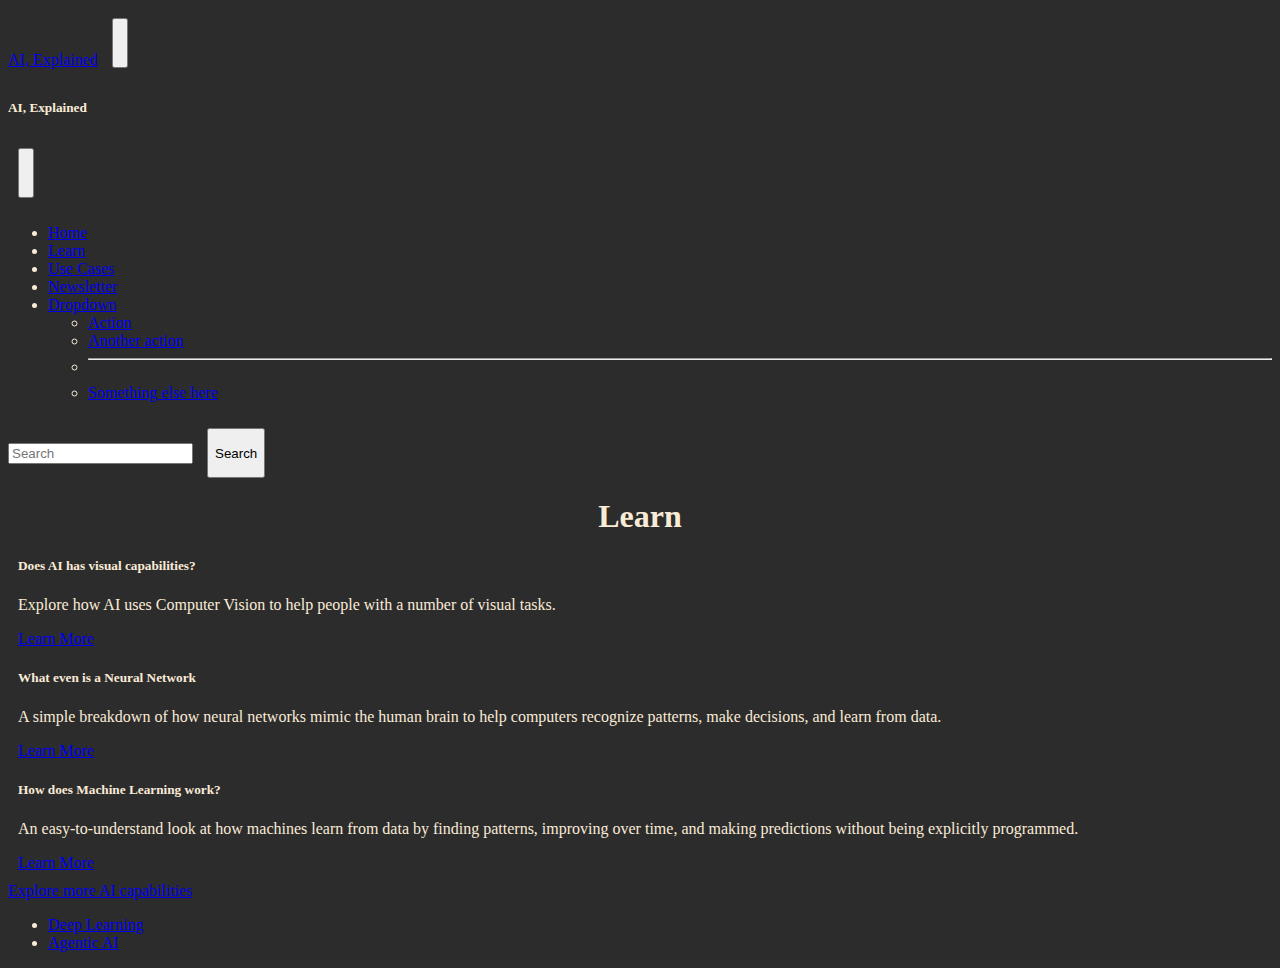
<file: internal pages/learnPage.html>
<!DOCTYPE html>
<html lang="en">
  <head>
    <meta charset="UTF-8" />
    <meta
      name="viewport"
      content="width=device-width, initial-scale=1.0" />
    <link
      href="https://cdn.jsdelivr.net/npm/bootstrap@5.3.8/dist/css/bootstrap.min.css"
      rel="stylesheet"
      integrity="sha384-sRIl4kxILFvY47J16cr9ZwB07vP4J8+LH7qKQnuqkuIAvNWLzeN8tE5YBujZqJLB"
      crossorigin="anonymous" />
    <link
      rel="stylesheet"
      href="styles.css" />
    <title>AI, Explained Page</title>
  </head>
  <body>
<nav class="navbar navbar-dark bg-dark sticky-top">
  <div class="container-fluid">
    <a class="navbar-brand" href="#">AI, Explained</a>
    <button class="navbar-toggler" type="button" data-bs-toggle="offcanvas" data-bs-target="#offcanvasDarkNavbar" aria-controls="offcanvasDarkNavbar" aria-label="Toggle navigation">
      <span class="navbar-toggler-icon"></span>
    </button>
    <div class="offcanvas offcanvas-end text-bg-dark" tabindex="-1" id="offcanvasDarkNavbar" aria-labelledby="offcanvasDarkNavbarLabel">
      <div class="offcanvas-header">
        <h5 class="offcanvas-title" id="offcanvasDarkNavbarLabel">AI, Explained</h5>
        <button type="button" class="btn-close btn-close-white" data-bs-dismiss="offcanvas" aria-label="Close"></button>
      </div>
      <div class="offcanvas-body">
        <ul class="navbar-nav justify-content-end flex-grow-1 pe-3">
          <li class="nav-item">
            <a class="nav-link active" aria-current="page" href="index.html">Home</a>
          </li>
          <li class="nav-item">
            <a class="nav-link" href="learnPage.html">Learn</a>
          </li>
                    <li class="nav-item">
            <a class="nav-link" href="useCases.html">Use Cases</a>
          </li>
                    </li>
                    <li class="nav-item">
            <a class="nav-link" href="newsletterPage.html">Newsletter</a>
          </li>
          <li class="nav-item dropdown">
            <a class="nav-link dropdown-toggle" href="#" role="button" data-bs-toggle="dropdown" aria-expanded="false">
              Dropdown
            </a>
            <ul class="dropdown-menu dropdown-menu-dark">
              <li><a class="dropdown-item" href="#">Action</a></li>
              <li><a class="dropdown-item" href="#">Another action</a></li>
              <li>
                <hr class="dropdown-divider">
              </li>
              <li><a class="dropdown-item" href="#">Something else here</a></li>
            </ul>
          </li>
        </ul>
        <form class="d-flex mt-3" role="search">
          <input class="form-control me-2" type="search" placeholder="Search" aria-label="Search"/>
          <button class="btn btn-success" type="submit">Search</button>
        </form>
      </div>
    </div>
  </div>
</nav>
    <h1>Learn</h1>
    <div class="contentContainer">
    <div
      class="card text-center mb-3"
      style=""
      name="contentCard">
      <div class="card-body">
        <h5 class="card-title">Does AI has visual capabilities?</h5>
        <p class="card-text">
          Explore how AI uses Computer Vision to help people with a number of
          visual tasks.
        </p>
        <a
          href="#"
          class="btn btn-primary"
          >Learn More</a
        >
      </div>
    </div>
    <div
      class="card text-center mb-3"
      style="">
      <div class="card-body">
        <h5 class="card-title">What even is a Neural Network</h5>
        <p class="card-text">
          A simple breakdown of how neural networks mimic the human brain to
          help computers recognize patterns, make decisions, and learn from
          data.
        </p>
        <a
          href="#"
          class="btn btn-primary"
          >Learn More</a
        >
      </div>
    </div>
    <div
      class="card text-center mb-3"
      style="">
      <div class="card-body">
        <h5 class="card-title">How does Machine Learning work?</h5>
        <p class="card-text">
          An easy-to-understand look at how machines learn from data by finding
          patterns, improving over time, and making predictions without being
          explicitly programmed.
        </p>
        <a
          href="#"
          class="btn btn-primary"
          >Learn More</a
        >
      </div>
    </div>
    <div class="dropdown">
  <a class="btn btn-secondary dropdown-toggle" href="#" role="button" data-bs-toggle="dropdown" aria-expanded="false">
Explore more AI capabilities</a>

  <ul class="dropdown-menu">
    <li><a class="dropdown-item" href="#">Deep Learning</a></li>
    <li><a class="dropdown-item" href="#">Agentic AI</a></li>
  </ul>
</div>
      </div>

    <script
      src="https://cdn.jsdelivr.net/npm/bootstrap@5.3.8/dist/js/bootstrap.bundle.min.js"
      integrity="sha384-FKyoEForCGlyvwx9Hj09JcYn3nv7wiPVlz7YYwJrWVcXK/BmnVDxM+D2scQbITxI"
      crossorigin="anonymous"></script>
  </body>
</html>
</file>
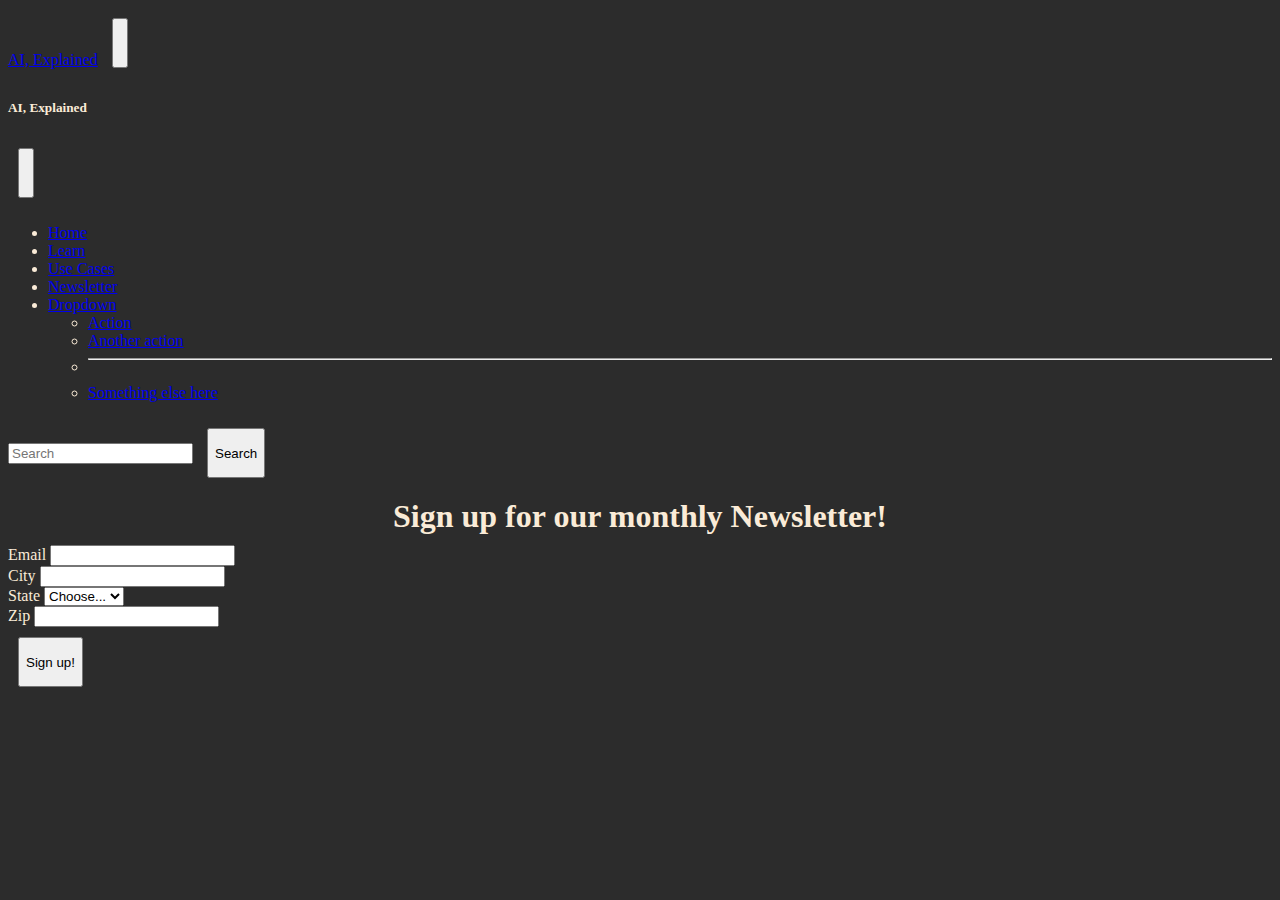
<file: internal pages/newsletterPage.html>
<!DOCTYPE html>
<html lang="en">
  <head>
    <meta charset="UTF-8" />
    <meta
      name="viewport"
      content="width=device-width, initial-scale=1.0" />
    <link
      href="https://cdn.jsdelivr.net/npm/bootstrap@5.3.8/dist/css/bootstrap.min.css"
      rel="stylesheet"
      integrity="sha384-sRIl4kxILFvY47J16cr9ZwB07vP4J8+LH7qKQnuqkuIAvNWLzeN8tE5YBujZqJLB"
      crossorigin="anonymous" />
    <link
      rel="stylesheet"
      href="styles.css" />
    <title>AI, Explained Page</title>
  </head>
  <body>
<nav class="navbar navbar-dark bg-dark sticky-top">
  <div class="container-fluid">
    <a class="navbar-brand" href="#">AI, Explained</a>
    <button class="navbar-toggler" type="button" data-bs-toggle="offcanvas" data-bs-target="#offcanvasDarkNavbar" aria-controls="offcanvasDarkNavbar" aria-label="Toggle navigation">
      <span class="navbar-toggler-icon"></span>
    </button>
    <div class="offcanvas offcanvas-end text-bg-dark" tabindex="-1" id="offcanvasDarkNavbar" aria-labelledby="offcanvasDarkNavbarLabel">
      <div class="offcanvas-header">
        <h5 class="offcanvas-title" id="offcanvasDarkNavbarLabel">AI, Explained</h5>
        <button type="button" class="btn-close btn-close-white" data-bs-dismiss="offcanvas" aria-label="Close"></button>
      </div>
      <div class="offcanvas-body">
        <ul class="navbar-nav justify-content-end flex-grow-1 pe-3">
          <li class="nav-item">
            <a class="nav-link active" aria-current="page" href="index.html">Home</a>
          </li>
          <li class="nav-item">
            <a class="nav-link" href="learnPage.html">Learn</a>
          </li>
                    <li class="nav-item">
            <a class="nav-link" href="useCases.html">Use Cases</a>
          </li>
                    </li>
                    <li class="nav-item">
            <a class="nav-link" href="newsletterPage.html">Newsletter</a>
          </li>
          <li class="nav-item dropdown">
            <a class="nav-link dropdown-toggle" href="#" role="button" data-bs-toggle="dropdown" aria-expanded="false">
              Dropdown
            </a>
            <ul class="dropdown-menu dropdown-menu-dark">
              <li><a class="dropdown-item" href="#">Action</a></li>
              <li><a class="dropdown-item" href="#">Another action</a></li>
              <li>
                <hr class="dropdown-divider">
              </li>
              <li><a class="dropdown-item" href="#">Something else here</a></li>
            </ul>
          </li>
        </ul>
        <form class="d-flex mt-3" role="search">
          <input class="form-control me-2" type="search" placeholder="Search" aria-label="Search"/>
          <button class="btn btn-success" type="submit">Search</button>
        </form>
      </div>
    </div>
  </div>
</nav>
<h1>Sign up for our monthly Newsletter!</h1>
    <div class="container">
        <form class="row g-3">
  <div class="col-md-6">
    <label for="inputEmail4" class="form-label">Email</label>
    <input type="email" class="form-control" id="inputEmail4">
  </div>
  <div class="col-md-6">
    <label for="inputCity" class="form-label">City</label>
    <input type="text" class="form-control" id="inputCity">
  </div>
  <div class="col-md-4">
    <label for="inputState" class="form-label">State</label>
    <select id="inputState" class="form-select">
      <option selected>Choose...</option>
      <option>...</option>
    </select>
  </div>
  <div class="col-md-2">
    <label for="inputZip" class="form-label">Zip</label>
    <input type="text" class="form-control" id="inputZip">
  </div>
  <div class="col-12">
    <button type="submit" class="btn btn-primary">Sign up!</button>
  </div>
</form>
</div>
    <script
      src="https://cdn.jsdelivr.net/npm/bootstrap@5.3.8/dist/js/bootstrap.bundle.min.js"
      integrity="sha384-FKyoEForCGlyvwx9Hj09JcYn3nv7wiPVlz7YYwJrWVcXK/BmnVDxM+D2scQbITxI"
      crossorigin="anonymous"></script>
  </body>
</html>
</file>
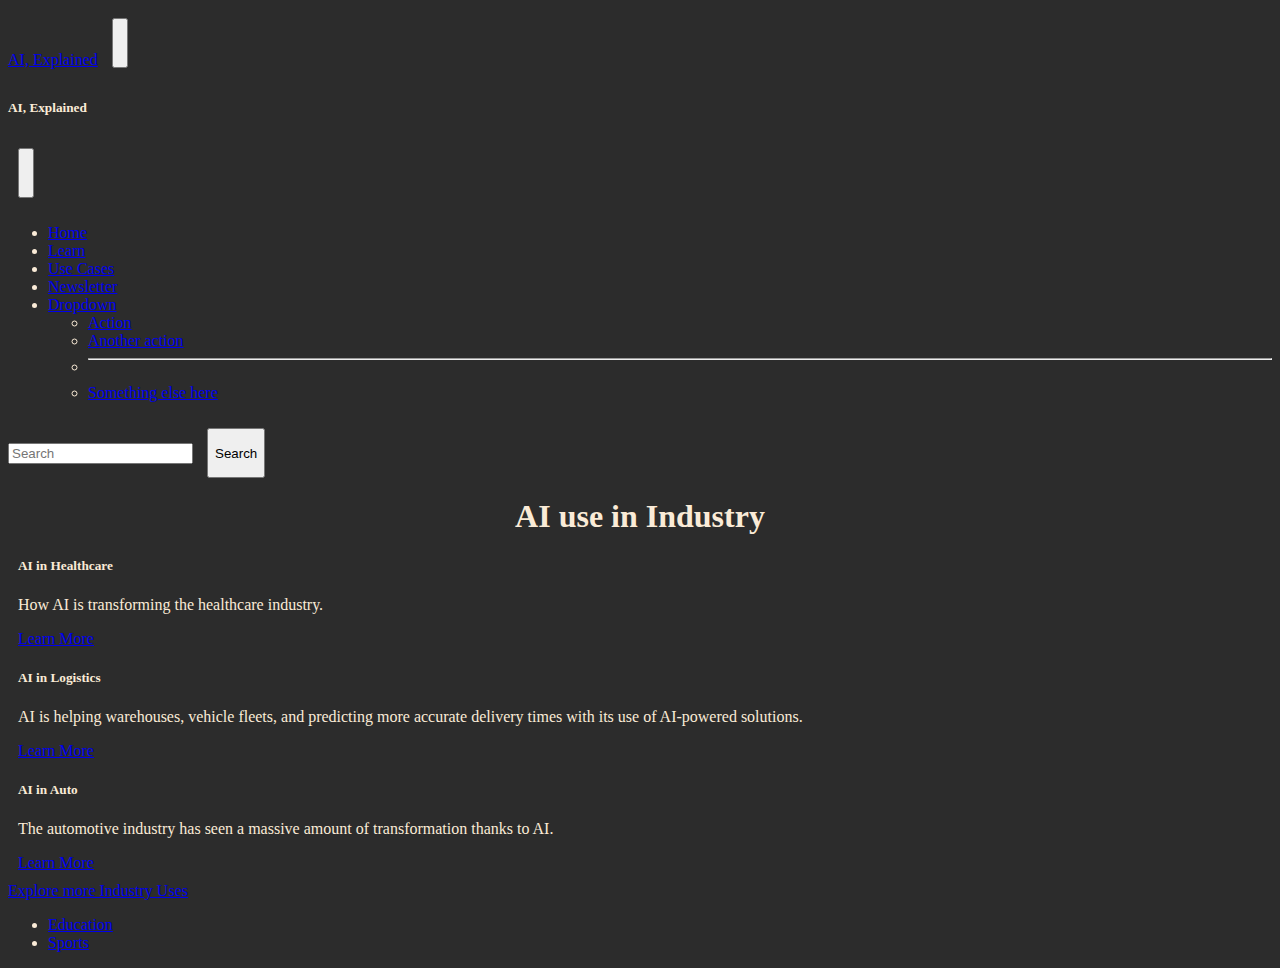
<file: internal pages/useCases.html>
<!DOCTYPE html>
<html lang="en">
<head>
    <meta charset="UTF-8">
    <meta name="viewport" content="width=device-width, initial-scale=1.0">
     <link href="https://cdn.jsdelivr.net/npm/bootstrap@5.3.8/dist/css/bootstrap.min.css" rel="stylesheet" integrity="sha384-sRIl4kxILFvY47J16cr9ZwB07vP4J8+LH7qKQnuqkuIAvNWLzeN8tE5YBujZqJLB" crossorigin="anonymous">
<link rel="stylesheet" href="styles.css">
    <title>AI, Explained Page</title>
</head>
<body>
<nav class="navbar navbar-dark bg-dark sticky-top">
  <div class="container-fluid">
    <a class="navbar-brand" href="#">AI, Explained</a>
    <button class="navbar-toggler" type="button" data-bs-toggle="offcanvas" data-bs-target="#offcanvasDarkNavbar" aria-controls="offcanvasDarkNavbar" aria-label="Toggle navigation">
      <span class="navbar-toggler-icon"></span>
    </button>
    <div class="offcanvas offcanvas-end text-bg-dark" tabindex="-1" id="offcanvasDarkNavbar" aria-labelledby="offcanvasDarkNavbarLabel">
      <div class="offcanvas-header">
        <h5 class="offcanvas-title" id="offcanvasDarkNavbarLabel">AI, Explained</h5>
        <button type="button" class="btn-close btn-close-white" data-bs-dismiss="offcanvas" aria-label="Close"></button>
      </div>
      <div class="offcanvas-body">
        <ul class="navbar-nav justify-content-end flex-grow-1 pe-3">
          <li class="nav-item">
            <a class="nav-link active" aria-current="page" href="index.html">Home</a>
          </li>
          <li class="nav-item">
            <a class="nav-link" href="learnPage.html">Learn</a>
          </li>
                    <li class="nav-item">
            <a class="nav-link" href="useCases.html">Use Cases</a>
          </li>
                    </li>
                    <li class="nav-item">
            <a class="nav-link" href="newsletterPage.html">Newsletter</a>
          </li>
          <li class="nav-item dropdown">
            <a class="nav-link dropdown-toggle" href="#" role="button" data-bs-toggle="dropdown" aria-expanded="false">
              Dropdown
            </a>
            <ul class="dropdown-menu dropdown-menu-dark">
              <li><a class="dropdown-item" href="#">Action</a></li>
              <li><a class="dropdown-item" href="#">Another action</a></li>
              <li>
                <hr class="dropdown-divider">
              </li>
              <li><a class="dropdown-item" href="#">Something else here</a></li>
            </ul>
          </li>
        </ul>
        <form class="d-flex mt-3" role="search">
          <input class="form-control me-2" type="search" placeholder="Search" aria-label="Search"/>
          <button class="btn btn-success" type="submit">Search</button>
        </form>
      </div>
    </div>
  </div>
</nav>
<h1>AI use in Industry</h1>
    <div class="contentContainer">
    <div
      class="card text-center mb-3"
      style=""
      name="contentCard">
      <div class="card-body">
        <h5 class="card-title">AI in Healthcare</h5>
        <p class="card-text">
          How AI is transforming the healthcare industry.
        </p>
        <a
          href="#"
          class="btn btn-primary"
          >Learn More</a
        >
      </div>
    </div>
    <div
      class="card text-center mb-3"
      style="">
      <div class="card-body">
        <h5 class="card-title">AI in Logistics</h5>
        <p class="card-text">
          AI is helping warehouses, vehicle fleets, and predicting more accurate delivery times with its use of AI-powered solutions.
        </p>
        <a
          href="#"
          class="btn btn-primary"
          >Learn More</a
        >
      </div>
    </div>
    <div
      class="card text-center mb-3"
      style="">
      <div class="card-body">
        <h5 class="card-title">AI in Auto</h5>
        <p class="card-text">
          The automotive industry has seen a massive amount of transformation thanks to AI.
        </p>
        <a
          href="#"
          class="btn btn-primary"
          >Learn More</a
        >
      </div>
    </div>
    <div class="dropdown">
  <a class="btn btn-secondary dropdown-toggle" href="#" role="button" data-bs-toggle="dropdown" aria-expanded="false">
Explore more Industry Uses</a>

  <ul class="dropdown-menu">
    <li><a class="dropdown-item" href="#">Education</a></li>
    <li><a class="dropdown-item" href="#">Sports</a></li>
  </ul>
</div>
      </div>
    <script src="https://cdn.jsdelivr.net/npm/bootstrap@5.3.8/dist/js/bootstrap.bundle.min.js" integrity="sha384-FKyoEForCGlyvwx9Hj09JcYn3nv7wiPVlz7YYwJrWVcXK/BmnVDxM+D2scQbITxI" crossorigin="anonymous"></script>  
</body>

</html>
</file>
<file: styles.css>
:root {
  --page-max-width: 1100px;
  --page-padding: clamp(1.5rem, 2vw, 3rem);
  --section-spacing: clamp(2.5rem, 5vw, 4.5rem);
  --surface-color: rgba(255, 255, 255, 0.06);
  --surface-border: rgba(255, 255, 255, 0.12);
  --text-muted: rgba(255, 255, 255, 0.7);
}

body {
  margin: 0;
  background-color: rgb(44, 44, 44);
  color: antiquewhite;
  font-family: "Inter", "Segoe UI", system-ui, -apple-system, BlinkMacSystemFont,
    sans-serif;
  line-height: 1.6;
}

a {
  color: #9fdcff;
  text-decoration: none;
}

a:hover,
a:focus {
  color: #cfe7ff;
}

/* Accessibility: Ensure text links that are not styled as buttons present a visible keyboard focus indicator. */
a:not(.btn):focus-visible {
  outline: 2px solid #ffd37a;
  outline-offset: 3px;
}

.btn {
  display: inline-flex;
  align-items: center;
  justify-content: center;
  gap: 0.5rem;
  padding: 0.75rem 1.75rem;
  border-radius: 999px;
  font-weight: 600;
  font-size: 1rem;
  line-height: 1.2;
  border: none;
  background: linear-gradient(135deg, #1e3a8a, #7c3aed);
  color: #f8fafc;
  box-shadow: 0 18px 36px rgba(30, 58, 138, 0.4);
  text-shadow: 0 1px 1px rgba(15, 23, 42, 0.35);
  text-align: center;
  text-decoration: none;
  cursor: pointer;
  transition: transform 0.2s ease, box-shadow 0.2s ease, background 0.2s ease;
}

.btn:hover,
.btn:focus {
  transform: translateY(-2px);
  box-shadow: 0 22px 48px rgba(30, 58, 138, 0.5);
  color: #f8fafc;
}

.btn:focus-visible {
  outline: 2px solid rgba(255, 211, 122, 0.85);
  outline-offset: 2px;
}

.btn:visited {
  color: #ffffff;
}

.btn:disabled,
.btn[aria-disabled="true"] {
  opacity: 0.65;
  cursor: not-allowed;
  box-shadow: none;
  transform: none;
}

nav {
  margin-bottom: var(--section-spacing);
}

img {
  max-width: 100%;
  display: block;
  border-radius: 1rem;
}

h1,
h2,
h3 {
  margin: 0 0 1.5rem;
  font-weight: 700;
  text-align: center;
}

h1 {
  font-size: clamp(2.25rem, 5vw, 3.25rem);
}

h2 {
  font-size: clamp(1.8rem, 3.5vw, 2.4rem);
}

h3 {
  font-size: clamp(1.2rem, 2.5vw, 1.6rem);
}

.page-wrapper {
  max-width: var(--page-max-width);
  margin: 0 auto;
  padding: var(--page-padding);
}

.hero {
  display: grid;
  gap: clamp(1.5rem, 3vw, 3rem);
  align-items: center;
  margin-bottom: var(--section-spacing);
}

.hero__image img {
  width: 100%;
  max-height: none;
  margin: 0;
}

.hero__content {
  text-align: center;
}

.hero__title {
  margin-bottom: 1rem;
}

.hero__subtitle {
  margin-bottom: clamp(1.25rem, 2.5vw, 2rem);
  color: var(--text-muted);
  font-size: clamp(1.1rem, 2.4vw, 1.4rem);
}

.hero__actions {
  display: flex;
  gap: 1rem;
  justify-content: center;
  flex-wrap: wrap;
}

.topic-section {
  margin-bottom: var(--section-spacing);
}

.section-header {
  display: flex;
  align-items: baseline;
  justify-content: space-between;
  gap: 1rem;
  flex-wrap: wrap;
  margin-bottom: 1.5rem;
}

.section-header h2 {
  margin: 0;
  text-align: left;
}

.section-link {
  font-weight: 600;
  letter-spacing: 0.08em;
  text-transform: uppercase;
  font-size: 0.85rem;
  color: #ffd37a;
}

.section-link:hover,
.section-link:focus {
  color: #ffe7b5;
}

.topic-grid {
  display: grid;
  gap: 1rem;
  grid-template-columns: repeat(auto-fit, minmax(220px, 1fr));
}

.anchor-section {
  margin-bottom: var(--section-spacing);
  display: grid;
  gap: 1.25rem;
  scroll-margin-top: 6rem;
}

.anchor-section__eyebrow {
  margin: 0;
  font-size: 0.8rem;
  letter-spacing: 0.08em;
  text-transform: uppercase;
  color: #ffd37a;
}

.anchor-section__intro {
  margin: 0;
  color: var(--text-muted);
  max-width: 60ch;
}

.detail-list {
  margin: 0;
  padding-left: 1.25rem;
  display: grid;
  gap: 0.5rem;
  color: var(--text-muted);
}

.detail-list li::marker {
  color: #ffd37a;
}

.topic-pill {
  width: 100%;
}

.page-header {
  margin-bottom: 1.5rem;
  text-align: center;
}

.page-header p {
  margin: 0 auto;
  max-width: 48rem;
  color: var(--text-muted);
}

.contentContainer {
  display: grid;
  gap: 1.5rem;
  margin: 0 auto var(--section-spacing);
  padding: 0 clamp(0.75rem, 2.5vw, 1.75rem);
  max-width: var(--page-max-width);
}

.learn-footer-callout {
  margin: 0 auto var(--section-spacing);
  max-width: min(900px, 100%);
  padding: clamp(1.75rem, 4vw, 3rem);
  border-radius: 1.25rem;
  border: 1px solid var(--surface-border);
  background: linear-gradient(135deg, rgba(30, 58, 138, 0.45), rgba(124, 58, 237, 0.45));
  box-shadow: 0 28px 60px rgba(0, 0, 0, 0.35);
}

.learn-footer-callout h2 {
  margin-bottom: 0.5rem;
}

.learn-footer-callout p {
  margin: 0;
  color: #f5f7fb;
}

.learn-footer-callout__content {
  display: grid;
  gap: 0.75rem;
  text-align: center;
}

.contentContainer > .dropdown {
  justify-self: flex-start;
}

.card {
  margin: 0;
  background: var(--surface-color);
  border: 1px solid var(--surface-border);
  color: inherit;
  border-radius: 1rem;
  box-shadow: 0 20px 45px rgba(0, 0, 0, 0.25);
  overflow: hidden;
  transition: transform 0.2s ease, box-shadow 0.2s ease;
}

.card:hover,
.card:focus-within {
  transform: translateY(-4px);
  box-shadow: 0 28px 60px rgba(0, 0, 0, 0.35);
}

.newsletter-form {
  background: var(--surface-color);
  border: 1px solid var(--surface-border);
  border-radius: 1rem;
  padding: clamp(1.5rem, 3vw, 2.75rem);
  box-shadow: 0 20px 45px rgba(0, 0, 0, 0.25);
}

.learn-detail {
  display: grid;
  gap: clamp(2rem, 4vw, 3.5rem);
  align-items: start;
}

.learn-detail__media {
  margin: 0;
  display: grid;
  gap: 0.75rem;
}

.learn-detail__caption {
  margin: 0;
  font-size: 0.9rem;
  color: var(--text-muted);
}

.learn-detail__body {
  display: grid;
  gap: 1.25rem;
}

.learn-detail__actions {
  display: flex;
  justify-content: flex-start;
}

.detail-page {
  padding-top: clamp(2rem, 6vw, 4.5rem);
}

.detail-hero {
  display: grid;
  gap: clamp(2rem, 4vw, 3.5rem);
  align-items: start;
  margin-bottom: clamp(3rem, 6vw, 5rem);
}

.detail-card-group {
  position: relative;
}

.detail-card {
  display: none;
  flex-direction: column;
  gap: 1.25rem;
  background: var(--surface-color);
  border: 1px solid var(--surface-border);
  border-radius: 1.25rem;
  padding: clamp(1.75rem, 3vw, 2.75rem);
  box-shadow: 0 28px 60px rgba(0, 0, 0, 0.35);
}

.detail-card.is-active {
  display: flex;
}

.detail-card__eyebrow {
  margin: 0;
  font-size: 0.85rem;
  letter-spacing: 0.12em;
  text-transform: uppercase;
  color: #ffd37a;
}

.detail-card__title {
  margin: 0;
  font-size: clamp(1.5rem, 3vw, 2rem);
}

.detail-card__summary {
  margin: 0;
  color: var(--text-muted);
}

.detail-summary {
  display: grid;
  gap: 1.25rem;
}

.detail-caption {
  margin: 0;
  font-size: 0.85rem;
  letter-spacing: 0.24em;
  text-transform: uppercase;
  color: #ffd37a;
}

.detail-title {
  margin: 0;
  text-align: left;
}

.detail-intro {
  margin: 0;
  color: var(--text-muted);
  max-width: 40rem;
}

.detail-tabs {
  display: inline-flex;
  gap: 0.5rem;
  padding: 0.35rem;
  border-radius: 999px;
  background: rgba(255, 255, 255, 0.05);
}

.detail-tab {
  border: none;
  background: transparent;
  color: inherit;
  font: inherit;
  font-weight: 600;
  padding: 0.65rem 1.5rem;
  border-radius: 999px;
  cursor: pointer;
  transition: background 0.2s ease, color 0.2s ease;
}

.detail-tab:is(:hover, :focus-visible) {
  background: rgba(255, 255, 255, 0.12);
}

.detail-tab.is-active {
  background: linear-gradient(135deg, #1e3a8a, #7c3aed);
  color: #f8fafc;
}

.detail-content {
  display: none;
  gap: clamp(2rem, 4vw, 3rem);
  margin-bottom: clamp(3rem, 6vw, 5rem);
  align-items: start;
  scroll-margin-top: 6rem;
}

.detail-content.is-active,
.detail-content:target {
  display: grid;
}

.detail-keypoints {
  display: grid;
  gap: 1rem;
}

.detail-keypoint {
  padding: 1.25rem 1.5rem;
  border-radius: 1rem;
  background: rgba(255, 255, 255, 0.05);
  border: 1px solid var(--surface-border);
  box-shadow: 0 12px 24px rgba(0, 0, 0, 0.2);
}

.detail-keypoint__label {
  display: block;
  margin-bottom: 0.35rem;
  font-weight: 600;
  letter-spacing: 0.06em;
  text-transform: uppercase;
  font-size: 0.8rem;
  color: #ffd37a;
}

.detail-keypoint p {
  margin: 0;
  color: var(--text-muted);
}

.detail-article {
  display: grid;
  gap: 1.25rem;
  padding: clamp(1.5rem, 3vw, 2.5rem);
  background: rgba(255, 255, 255, 0.03);
  border: 1px solid var(--surface-border);
  border-radius: 1.25rem;
  box-shadow: 0 20px 45px rgba(0, 0, 0, 0.25);
}

.detail-article h2 {
  margin-top: 0;
  text-align: left;
}

@media (min-width: 768px) {
  h1,
  h2 {
    text-align: left;
  }

  .hero__content {
    text-align: left;
  }

  .hero__actions {
    justify-content: flex-start;
  }

  .contentContainer {
    grid-template-columns: repeat(2, minmax(0, 1fr));
  }

  .contentContainer > .dropdown {
    grid-column: span 2;
  }

  .learn-detail {
    grid-template-columns: minmax(0, 0.95fr) minmax(0, 1.05fr);
  }

  .learn-detail__media {
    position: sticky;
    top: 6.5rem;
  }

  .detail-hero {
    grid-template-columns: 0.9fr 1.1fr;
  }

  .detail-content.is-active,
  .detail-content:target {
    grid-template-columns: minmax(0, 0.85fr) minmax(0, 1.15fr);
  }

  .detail-keypoints {
    position: sticky;
    top: 6.5rem;
  }
}

@media (min-width: 992px) {
  .hero {
    grid-template-columns: 1.05fr 1fr;
  }

  .contentContainer {
    gap: 2rem;
  }
}

@media (min-width: 1200px) {
  .contentContainer {
    grid-template-columns: repeat(3, minmax(0, 1fr));
  }

  .contentContainer > .dropdown {
    grid-column: span 3;
  }

  .detail-hero {
    grid-template-columns: 0.85fr 1.15fr;
  }

  .learn-detail {
    grid-template-columns: minmax(0, 0.85fr) minmax(0, 1.15fr);
  }
}
</file>
<file: internal pages/styles.css>
body {
  background-color: rgb(44, 44, 44);
  color: antiquewhite;
}

nav {
  margin-bottom: 10px;
}

/* home page css styling */

img {
  max-width: 100%;
  max-height: 60vh;
  object-fit: contain;
  display: block;
  margin: 25px auto;
}

h1, h2,
h3 {
  display: flex;
  align-items: center;
  justify-content: center;
  margin: 10px;
}

.buttonGroup,
.buttonGroup2 {
  /* margin: 10px; */
  /* display: grid; */
  /* grid-template-columns: 1fr 1fr; */
  display: flex;
  align-items: center;
  justify-content: center;
  width: 100vw;
  margin-bottom: 25px;
}

button {
  margin: 10px;
  height: 50px;
}

/* learn page styling */

.card {
  margin: 10px;
}
</file>
